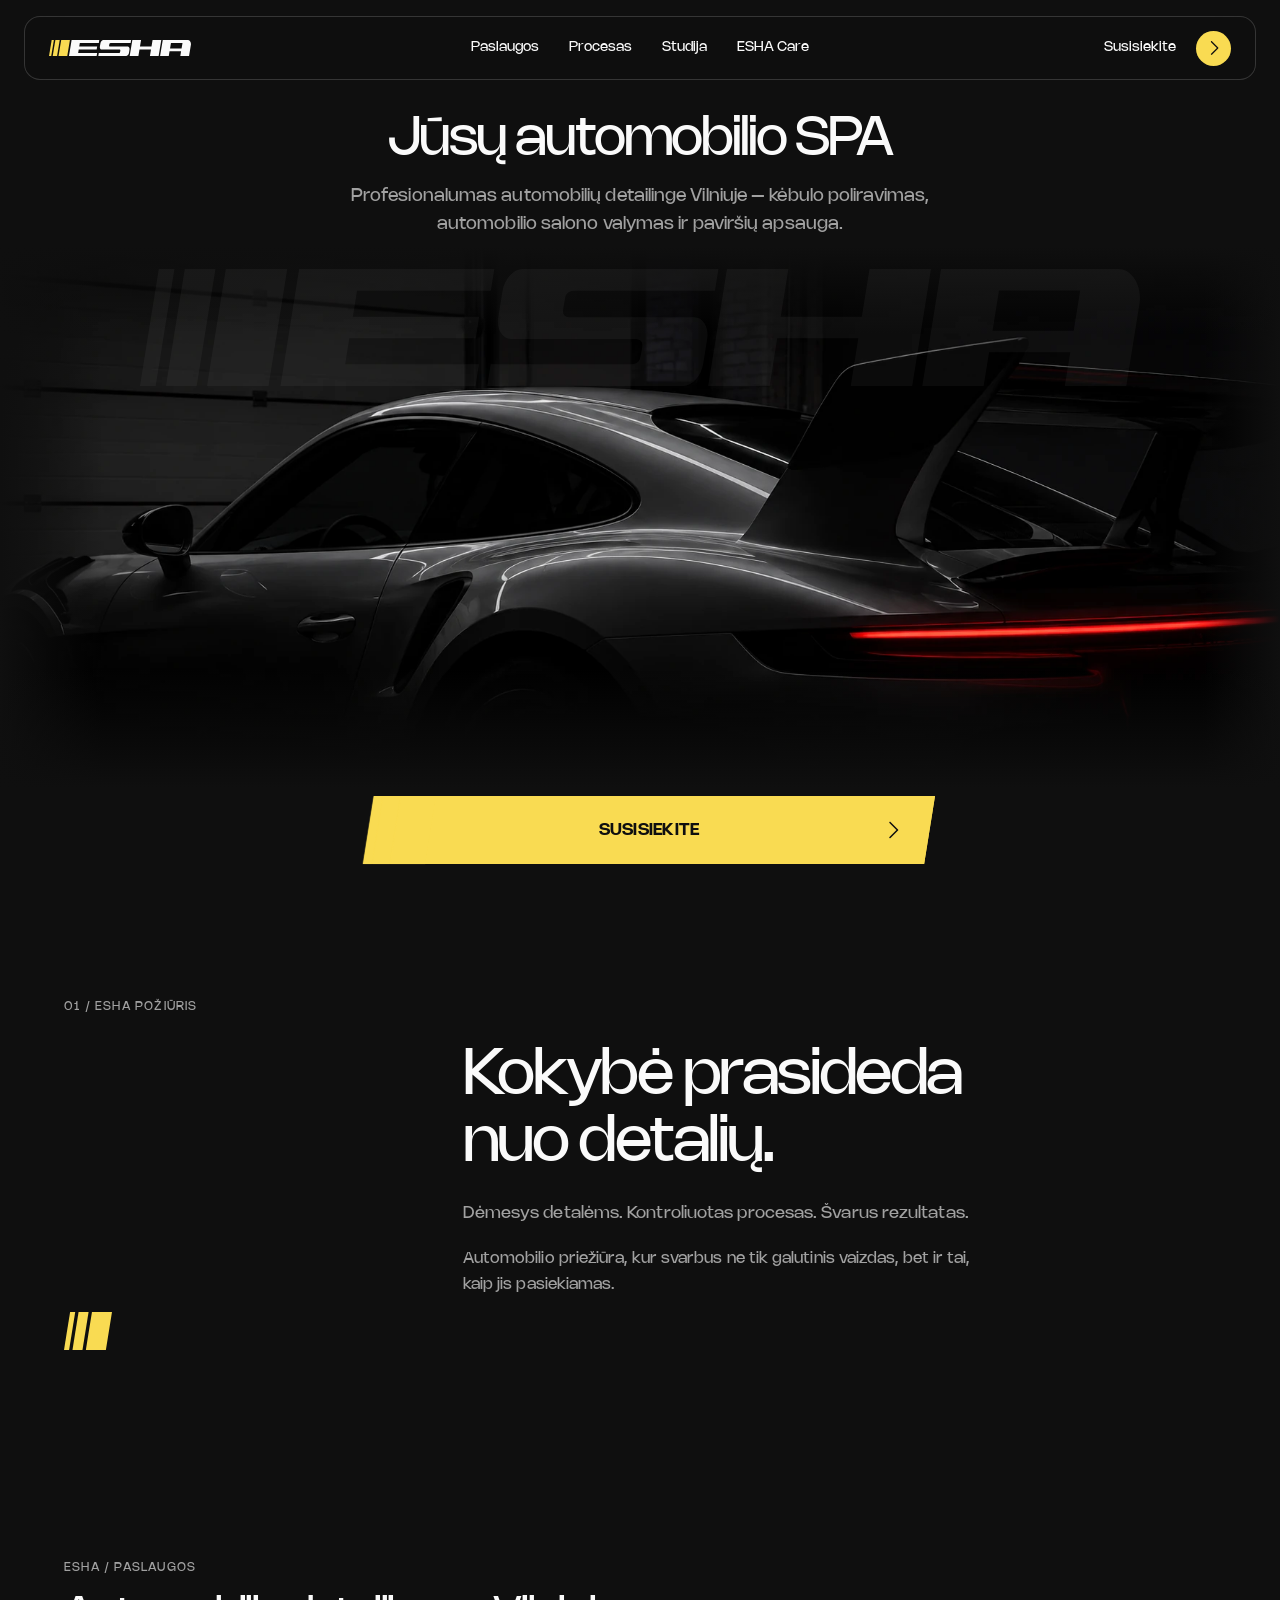
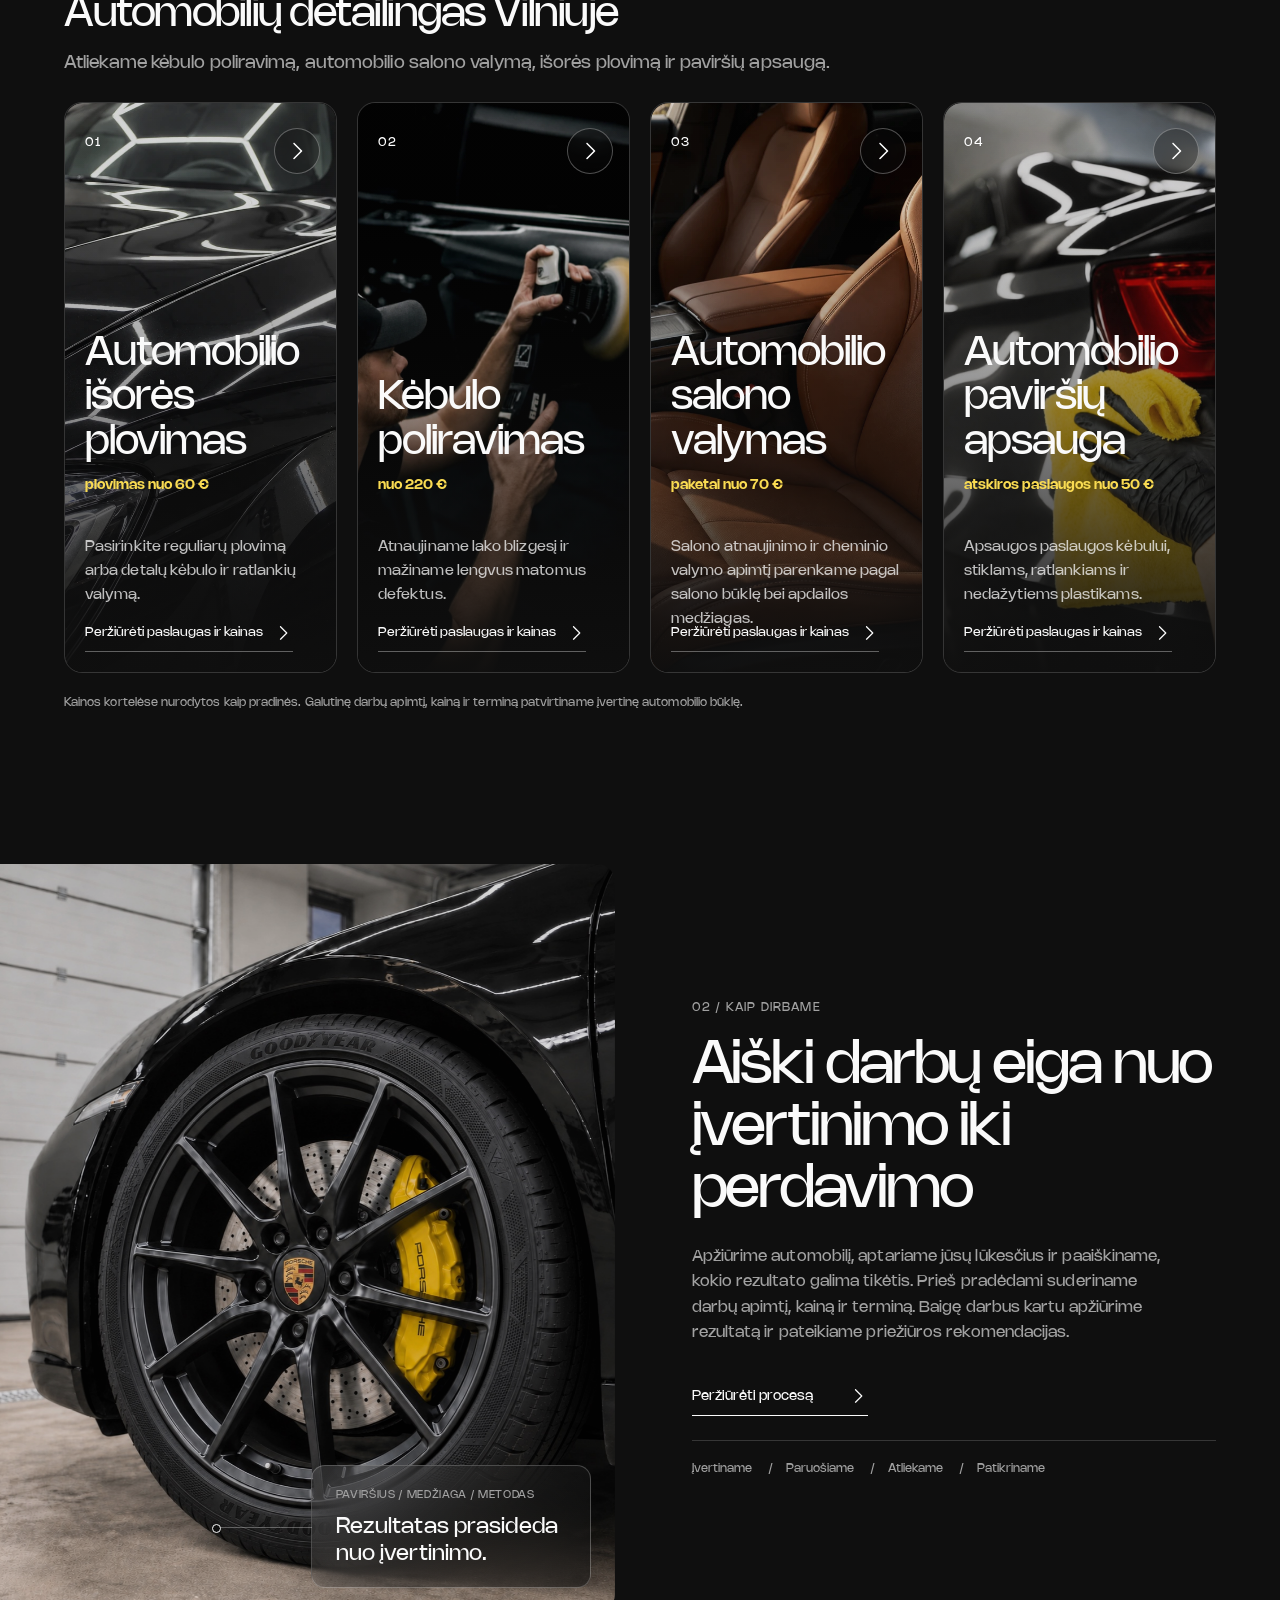
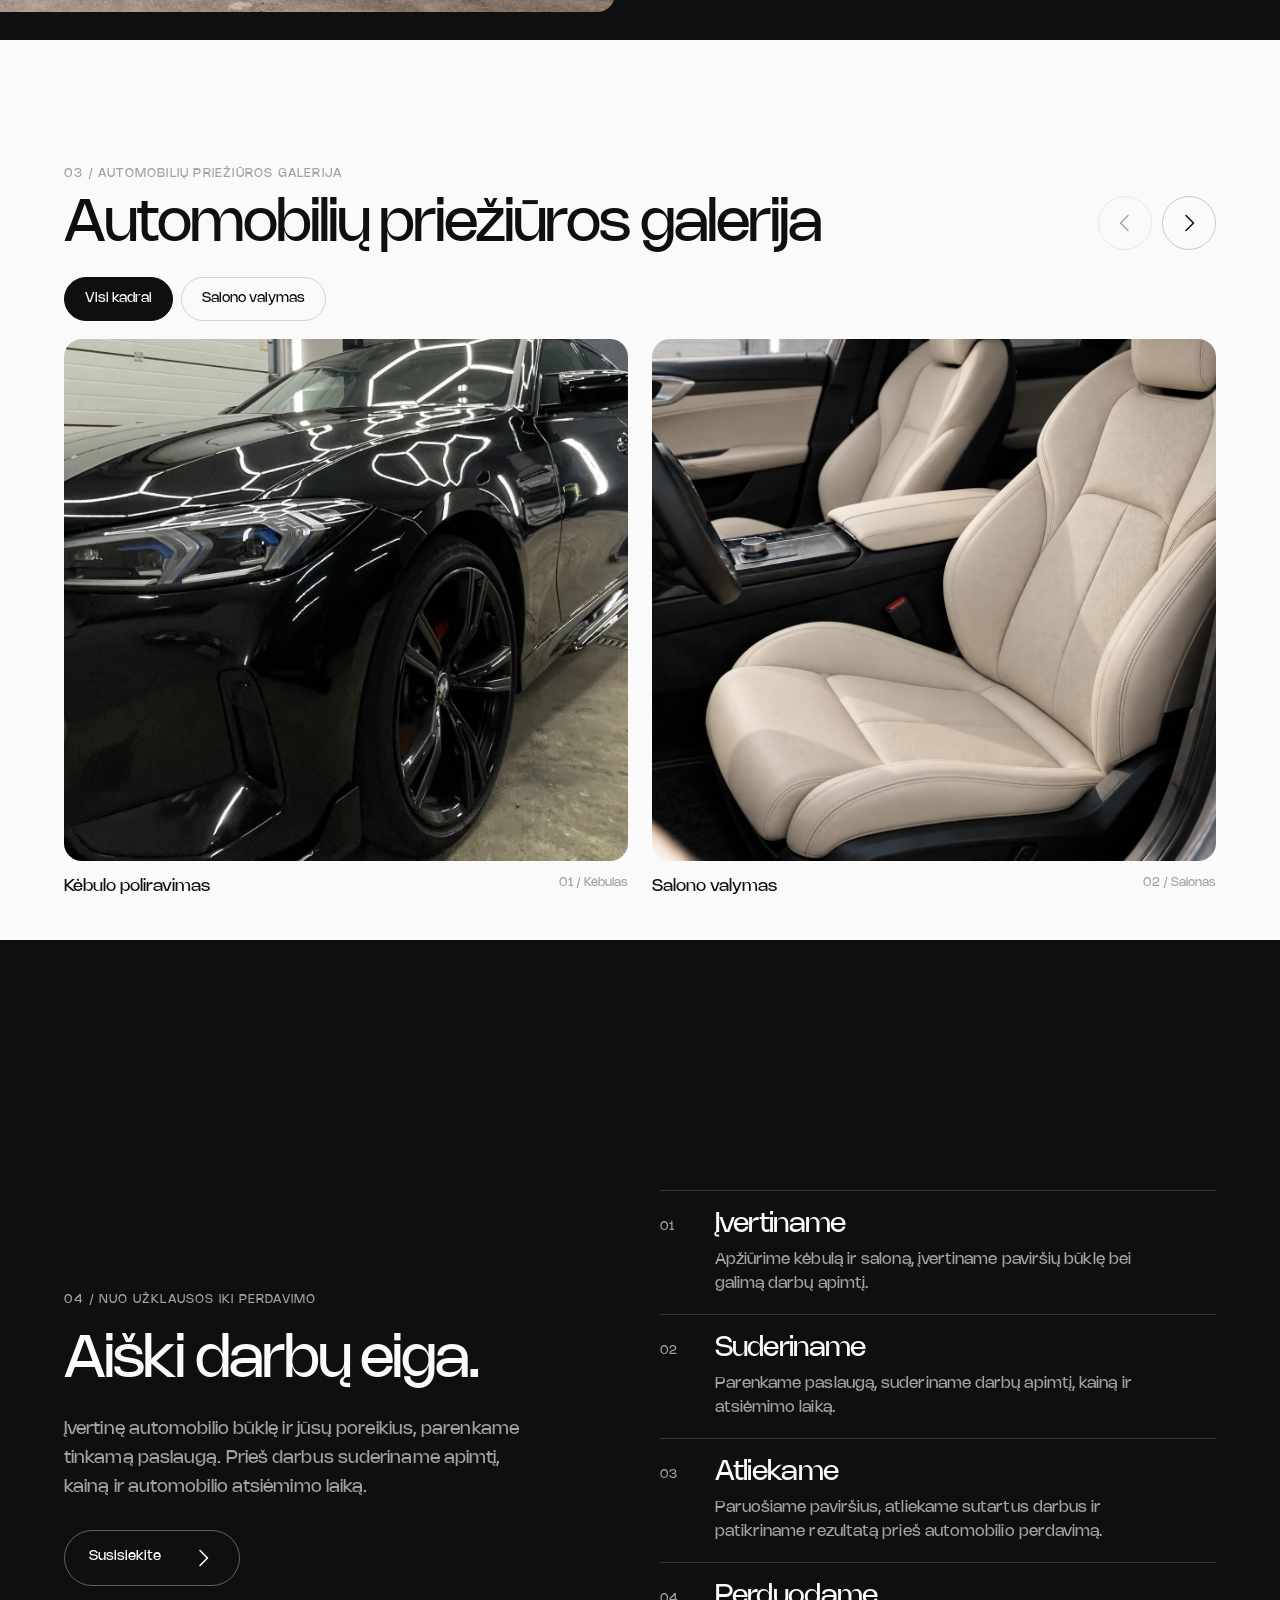
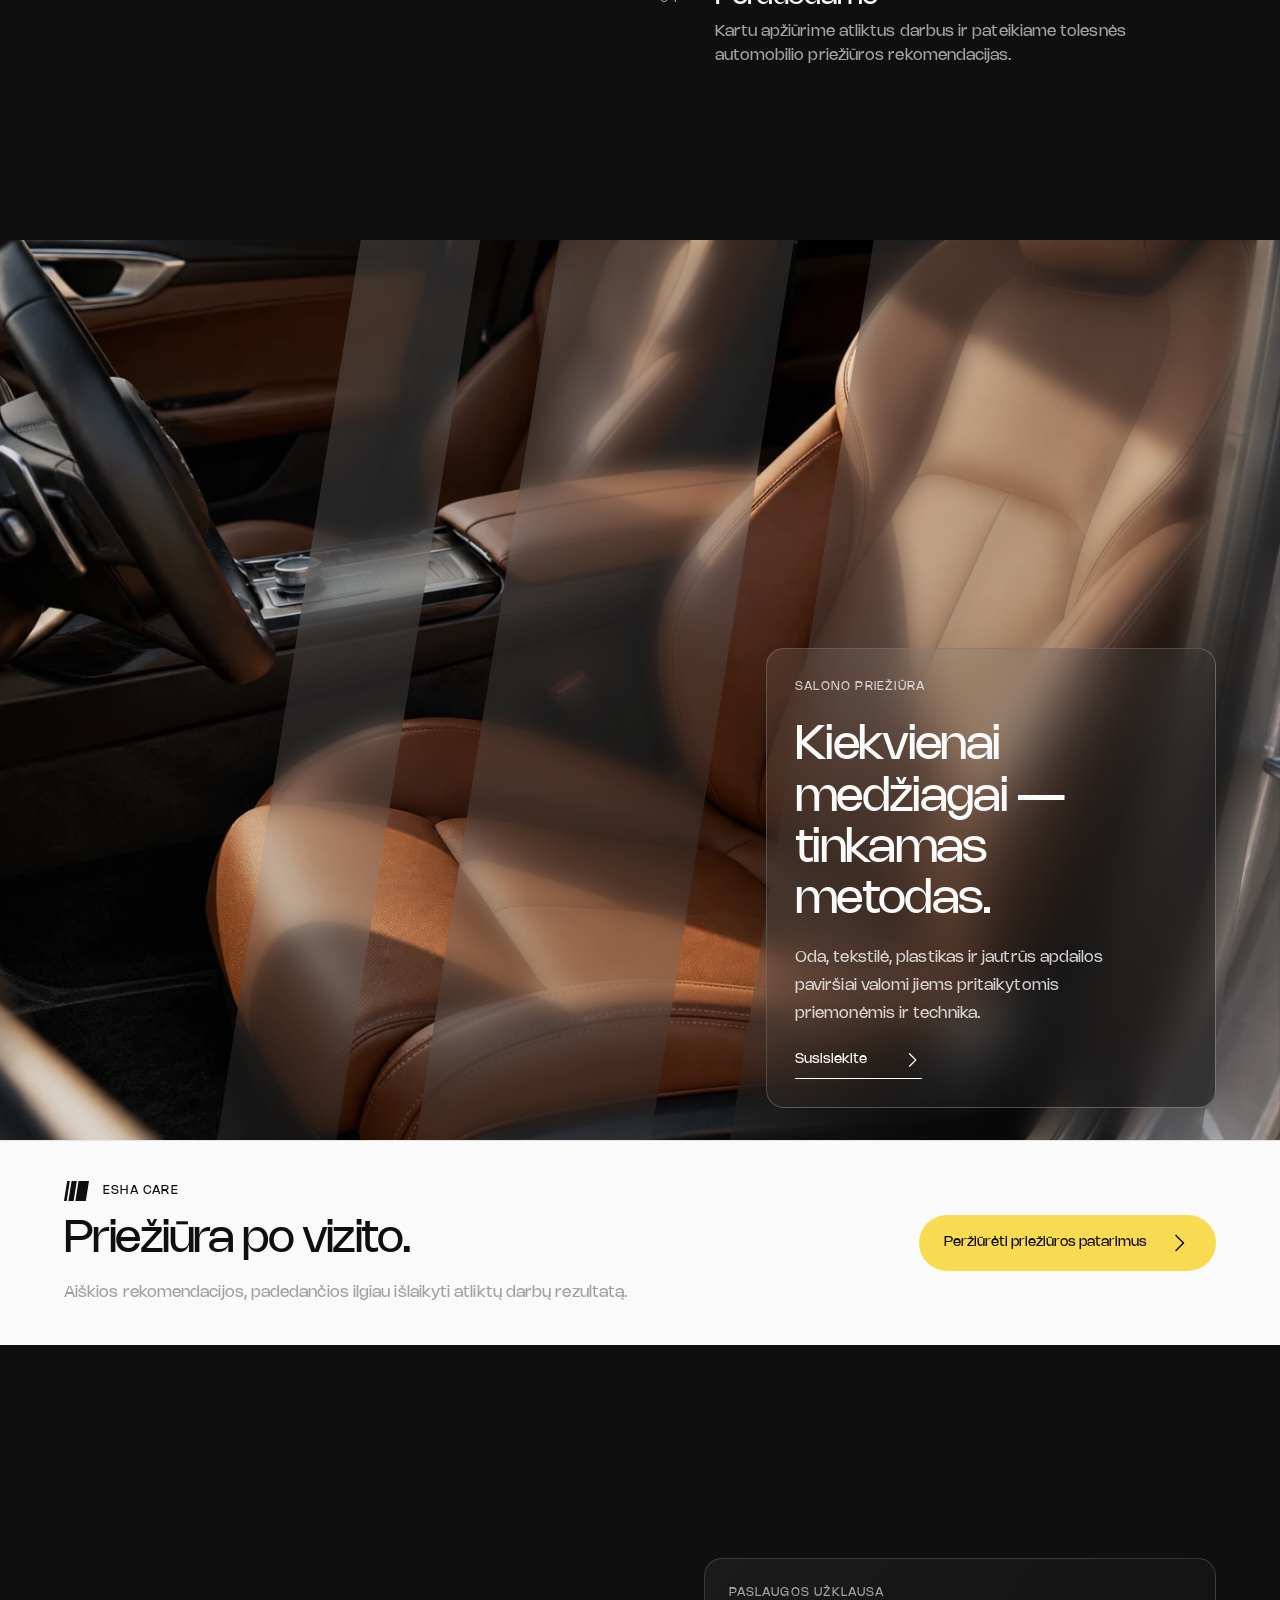
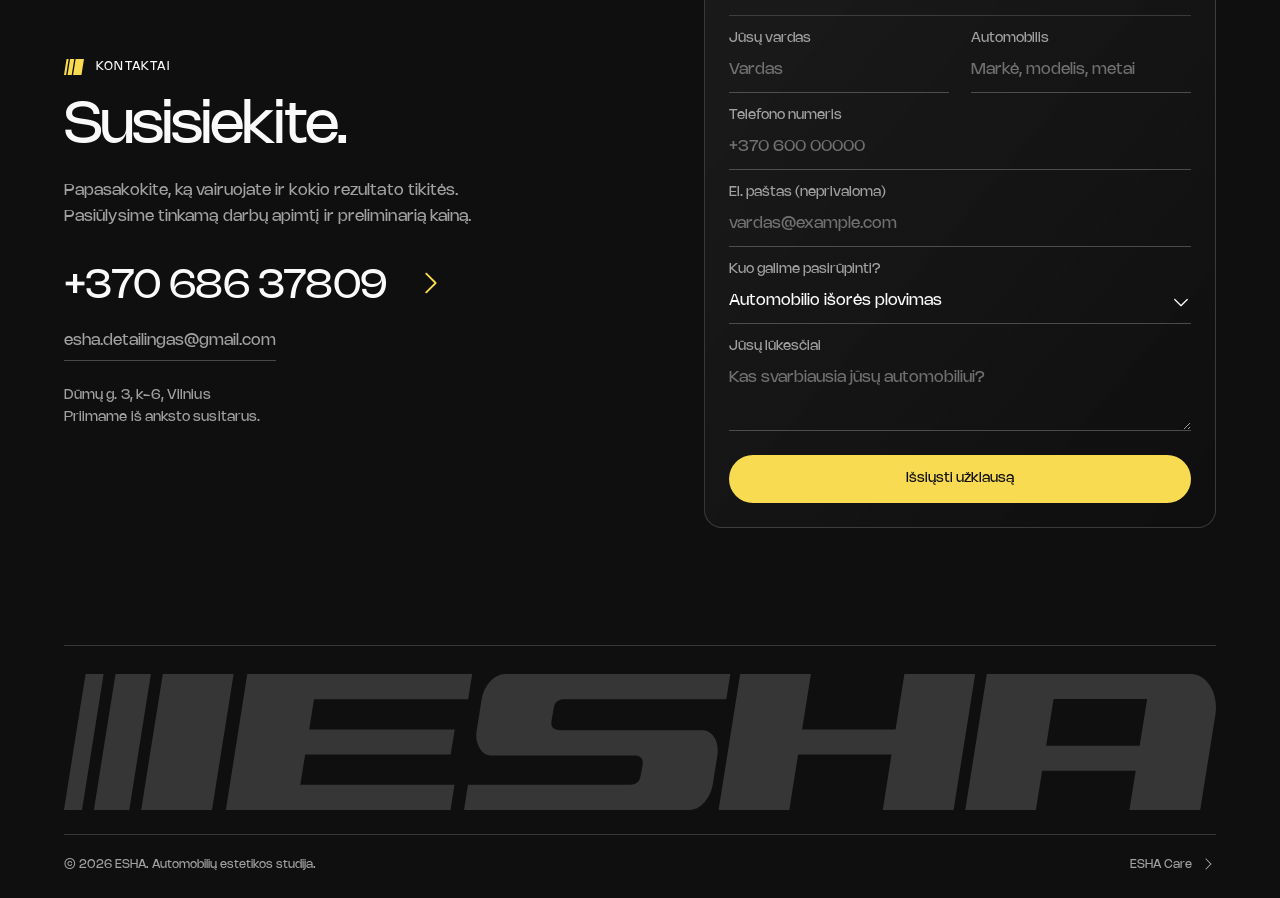
<file: index.html>
<!doctype html>
<html lang="lt">
<head>
  <meta charset="utf-8">
  <meta name="viewport" content="width=device-width, initial-scale=1">
  <title>ESHA | Automobilių estetikos studija Vilniuje</title>
  <meta name="description" content="Kėbulo poliravimas, salono priežiūra, išorės valymas ir paviršių apsauga Vilniuje. Darbų apimtį parenkame pagal automobilio būklę ir jūsų lūkesčius.">
  <link rel="canonical" href="https://esha.lt/">
  <script type="application/ld+json">
  {
    "@context": "https://schema.org",
    "@type": "LocalBusiness",
    "@id": "https://esha.lt/#business",
    "name": "ESHA",
    "url": "https://esha.lt/",
    "logo": "https://esha.lt/assets/esha-logo-signature.svg",
    "image": "https://esha.lt/assets/esha-porsche-dark-hero.webp",
    "description": "Automobilių estetikos studija Vilniuje: kėbulo poliravimas, automobilio salono valymas, išorės plovimas ir paviršių apsauga. Klientus priimame iš anksto susitarus.",
    "telephone": "+37068637809",
    "email": "esha.detailingas@gmail.com",
    "address": {
      "@type": "PostalAddress",
      "streetAddress": "Dūmų g. 3, k-6",
      "addressLocality": "Vilnius",
      "addressCountry": "LT"
    },
    "areaServed": {
      "@type": "City",
      "name": "Vilnius"
    },
    "sameAs": ["https://www.instagram.com/esha.vilnius"],
    "hasOfferCatalog": {
      "@type": "OfferCatalog",
      "name": "Automobilių priežiūros paslaugos",
      "itemListElement": [
        {"@type": "Offer", "itemOffered": {"@type": "Service", "name": "Automobilio išorės plovimas", "areaServed": "Vilnius"}},
        {"@type": "Offer", "itemOffered": {"@type": "Service", "name": "Detalus išorės valymas", "areaServed": "Vilnius"}},
        {"@type": "Offer", "itemOffered": {"@type": "Service", "name": "Kėbulo poliravimas", "areaServed": "Vilnius"}},
        {"@type": "Offer", "itemOffered": {"@type": "Service", "name": "Automobilio salono valymas", "areaServed": "Vilnius"}},
        {"@type": "Offer", "itemOffered": {"@type": "Service", "name": "Automobilio paviršių apsauga", "areaServed": "Vilnius"}}
      ]
    }
  }
  </script>
  <meta name="theme-color" content="#0f0f0f">
  <link rel="icon" href="assets/esha-favicon.svg" type="image/svg+xml">
  <link rel="preload" href="assets/Nohemi-Regular.woff2" as="font" type="font/woff2" crossorigin>
  <link rel="stylesheet" href="style.css">
  <link rel="stylesheet" href="edition.css">
  <link rel="stylesheet" href="brand.css?v=20261109-frosted-glass">
  <link rel="stylesheet" href="viewport.css">
  <link rel="stylesheet" href="icons.css">
  <link rel="stylesheet" href="hero.css?v=20261109-hero-restore">
  <link rel="stylesheet" href="gallery.css?v=a3451aaa7574">
  <link rel="stylesheet" href="updates.css?v=20261108-contact-link-hover">
</head>
<body>
<header class="header" id="header">
  <a class="logo" href="#pradzia" aria-label="ESHA — pradžia"><img src="assets/esha-logo-signature.svg" width="981" height="115" alt="ESHA"></a>
  <nav class="nav" aria-label="Pagrindinė navigacija"><a href="#paslaugos">Paslaugos</a><a href="#procesas">Procesas</a><a href="#kontaktai">Studija</a><a href="care.html">ESHA Care</a></nav>
  <a class="header-contact" href="#kontaktai">Susisiekite <span aria-hidden="true"><svg class="brand-icon" width="24" height="24" viewBox="0 0 24 24" aria-hidden="true" focusable="false"><path transform="matrix(1.6 0 0 -1.6 8.254087200 20.250464000)" d="M 5.488152 4.824870 L 0.800651 0.137369 C 0.757100 0.093818 0.705396 0.059271 0.648493 0.035701 C 0.591590 0.012132 0.530602 -0.000001 0.469011 -0.000001 C 0.407419 -0.000001 0.346431 0.012132 0.289528 0.035701 C 0.232625 0.059271 0.180921 0.093818 0.137370 0.137369 C 0.093818 0.180922 0.059271 0.232625 0.035701 0.289528 C 0.012131 0.346431 -0.000000 0.407419 0.000000 0.469010 C -0.000000 0.530602 0.012131 0.591590 0.035701 0.648493 C 0.059271 0.705396 0.093818 0.757099 0.137370 0.800652 L 4.493815 5.156510 L 0.137370 9.512369 C 0.049413 9.600327 -0.000000 9.719621 0.000000 9.844010 C 0.000000 9.968399 0.049413 10.087694 0.137370 10.175651 C 0.225326 10.263607 0.344621 10.313021 0.469011 10.313021 C 0.593400 10.313021 0.712695 10.263607 0.800651 10.175651 L 5.488152 5.488151 C 5.531734 5.444617 5.566309 5.392919 5.589899 5.336014 C 5.613488 5.279109 5.625629 5.218112 5.625629 5.156510 C 5.625629 5.094909 5.613488 5.033913 5.589899 4.977007 C 5.566309 4.920102 5.531734 4.868404 5.488152 4.824870 Z"/></svg></span></a>
  <button class="menu-toggle" aria-label="Atidaryti meniu" aria-expanded="false" aria-controls="mobile-menu">Meniu</button>
</header>
<nav class="mobile-menu" id="mobile-menu" aria-label="Mobilioji navigacija" hidden><a href="#paslaugos">Paslaugos</a><a href="#procesas">Procesas</a><a href="#kontaktai">Studija</a><a href="care.html">ESHA Care</a><a class="button button-yellow" href="#kontaktai">Susisiekite</a></nav>
<main>
  <section class="hero hero-refined" id="pradzia" aria-labelledby="hero-title">
    <div class="hero-headline"><h1 id="hero-title">Jūsų automobilio SPA</h1><p class="hero-intro">Profesionalumas automobilių detailinge Vilniuje – kėbulo poliravimas, automobilio salono valymas ir paviršių apsauga.</p></div>
    <figure class="hero-studio-frame">
      <img class="hero-studio-photo" src="assets/esha-porsche-dark-hero.webp" alt="Porsche stogo, galinio sparno ir žibinto kontūrai pritemdytoje ESHA studijoje" width="1774" height="887" fetchpriority="high">
      <img class="hero-wordmark" src="assets/esha-logo.svg" alt="" aria-hidden="true" width="981" height="115">
    </figure>
    <div class="hero-action">
      <a class="esha-cta" href="#kontaktai" aria-label="Susisiekite">
        <span class="cta-solid" aria-hidden="true"></span>
        <svg class="cta-stripes" viewBox="0 0 144.45 115.33" aria-hidden="true" focusable="false">
          <g class="cta-arrival cta-arrival-1"><path class="cta-stripe cta-stripe-1" d="M15.32,115.33L33.74,0h-15.32L7.43,68.29,0,115.33h15.32Z"/></g>
          <g class="cta-arrival cta-arrival-2"><path class="cta-stripe cta-stripe-2" d="M55.58,115.33L73.99,0h-30.09l-10.98,68.29-7.43,47.04h30.09Z"/></g>
          <g class="cta-arrival cta-arrival-3"><path class="cta-stripe cta-stripe-3" d="M126.03,115.33L144.45,0h-60.27l-10.98,68.29-7.43,47.04h60.27Z"/></g>
        </svg>
        <span class="cta-panel" aria-hidden="true"></span>
        <span class="cta-content">
          <span class="cta-label">Susisiekite</span>
          <svg class="brand-icon" width="24" height="24" viewBox="0 0 24 24" aria-hidden="true" focusable="false"><use href="assets/esha-icons.svg#chevron-right"></use></svg>
        </span>
      </a>
    </div>
  </section>
  <section class="intro section" id="poziuris">
    <div class="intro-marker"><p class="eyebrow">01 / ESHA požiūris</p><img class="brand-symbol" src="assets/esha-symbol-yellow.svg" width="144" height="115" alt="" aria-hidden="true"></div>
    <div class="intro-statement reveal"><h2>Kokybė prasideda<br>nuo detalių.</h2><p class="lead">Dėmesys detalėms. Kontroliuotas procesas. Švarus rezultatas.</p><p class="intro-description">Automobilio priežiūra, kur svarbus ne tik galutinis vaizdas, bet ir tai, kaip jis pasiekiamas.</p></div>
  </section>
  <section class="services services-updated" id="paslaugos" aria-labelledby="services-title">
    <div class="services-intro reveal"><p class="eyebrow">ESHA / PASLAUGOS</p><h2 id="services-title">Automobilių detailingas Vilniuje</h2><p class="lead">Atliekame kėbulo poliravimą, automobilio salono valymą, išorės plovimą ir paviršių apsaugą.</p></div>
    <article class="service reveal">
      <button class="service-image" data-service="exterior" aria-label="Automobilio išorės plovimas — peržiūrėti paslaugas ir kainas"><img src="assets/mercedes-c-class-paint-macro.webp" width="1448" height="1086" loading="lazy" alt="Mercedes-Benz C klasės kėbulo detalė"><span class="image-number">01</span><span class="round-arrow" aria-hidden="true"><svg class="brand-icon" width="24" height="24" viewBox="0 0 24 24" aria-hidden="true" focusable="false"><path transform="matrix(1.6 0 0 -1.6 8.254087200 20.250464000)" d="M 5.488152 4.824870 L 0.800651 0.137369 C 0.757100 0.093818 0.705396 0.059271 0.648493 0.035701 C 0.591590 0.012132 0.530602 -0.000001 0.469011 -0.000001 C 0.407419 -0.000001 0.346431 0.012132 0.289528 0.035701 C 0.232625 0.059271 0.180921 0.093818 0.137370 0.137369 C 0.093818 0.180922 0.059271 0.232625 0.035701 0.289528 C 0.012131 0.346431 -0.000000 0.407419 0.000000 0.469010 C -0.000000 0.530602 0.012131 0.591590 0.035701 0.648493 C 0.059271 0.705396 0.093818 0.757099 0.137370 0.800652 L 4.493815 5.156510 L 0.137370 9.512369 C 0.049413 9.600327 -0.000000 9.719621 0.000000 9.844010 C 0.000000 9.968399 0.049413 10.087694 0.137370 10.175651 C 0.225326 10.263607 0.344621 10.313021 0.469011 10.313021 C 0.593400 10.313021 0.712695 10.263607 0.800651 10.175651 L 5.488152 5.488151 C 5.531734 5.444617 5.566309 5.392919 5.589899 5.336014 C 5.613488 5.279109 5.625629 5.218112 5.625629 5.156510 C 5.625629 5.094909 5.613488 5.033913 5.589899 4.977007 C 5.566309 4.920102 5.531734 4.868404 5.488152 4.824870 Z"/></svg></span></button>
      <div class="service-copy"><div class="service-heading"><h3>Automobilio išorės plovimas</h3><span>plovimas nuo 60 €</span></div><p>Pasirinkite reguliarų plovimą arba detalų kėbulo ir ratlankių valymą.</p><button class="text-link" data-service="exterior">Peržiūrėti paslaugas ir kainas <span aria-hidden="true"><svg class="brand-icon" width="24" height="24" viewBox="0 0 24 24" aria-hidden="true" focusable="false"><use href="assets/esha-icons.svg#chevron-right"></use></svg></span></button></div>
    </article>
    <article class="service reveal">
      <button class="service-image" data-service="polish" aria-label="Kėbulo poliravimas — peržiūrėti paslaugas ir kainas"><img src="assets/esha-evaldas-polishing.webp" width="1008" height="1344" loading="lazy" alt="Koncepcinis AI vizualas: ESHA įkūrėjas Evaldas poliruoja automobilio kėbulą"><span class="image-number">02</span><span class="round-arrow" aria-hidden="true"><svg class="brand-icon" width="24" height="24" viewBox="0 0 24 24" aria-hidden="true" focusable="false"><path transform="matrix(1.6 0 0 -1.6 8.254087200 20.250464000)" d="M 5.488152 4.824870 L 0.800651 0.137369 C 0.757100 0.093818 0.705396 0.059271 0.648493 0.035701 C 0.591590 0.012132 0.530602 -0.000001 0.469011 -0.000001 C 0.407419 -0.000001 0.346431 0.012132 0.289528 0.035701 C 0.232625 0.059271 0.180921 0.093818 0.137370 0.137369 C 0.093818 0.180922 0.059271 0.232625 0.035701 0.289528 C 0.012131 0.346431 -0.000000 0.407419 0.000000 0.469010 C -0.000000 0.530602 0.012131 0.591590 0.035701 0.648493 C 0.059271 0.705396 0.093818 0.757099 0.137370 0.800652 L 4.493815 5.156510 L 0.137370 9.512369 C 0.049413 9.600327 -0.000000 9.719621 0.000000 9.844010 C 0.000000 9.968399 0.049413 10.087694 0.137370 10.175651 C 0.225326 10.263607 0.344621 10.313021 0.469011 10.313021 C 0.593400 10.313021 0.712695 10.263607 0.800651 10.175651 L 5.488152 5.488151 C 5.531734 5.444617 5.566309 5.392919 5.589899 5.336014 C 5.613488 5.279109 5.625629 5.218112 5.625629 5.156510 C 5.625629 5.094909 5.613488 5.033913 5.589899 4.977007 C 5.566309 4.920102 5.531734 4.868404 5.488152 4.824870 Z"/></svg></span></button>
      <div class="service-copy"><div class="service-heading"><h3>Kėbulo poliravimas</h3><span>nuo 220 €</span></div><p>Atnaujiname lako blizgesį ir mažiname lengvus matomus defektus.</p><button class="text-link" data-service="polish">Peržiūrėti paslaugas ir kainas <span aria-hidden="true"><svg class="brand-icon" width="24" height="24" viewBox="0 0 24 24" aria-hidden="true" focusable="false"><use href="assets/esha-icons.svg#chevron-right"></use></svg></span></button></div>
    </article>
    <article class="service reveal">
      <button class="service-image" data-service="interior" aria-label="Automobilio salono valymas — peržiūrėti paslaugas ir kainas"><img src="assets/cognac-interior.webp" width="1448" height="1086" loading="lazy" alt="Konjako spalvos automobilio odinis salonas"><span class="image-number">03</span><span class="round-arrow" aria-hidden="true"><svg class="brand-icon" width="24" height="24" viewBox="0 0 24 24" aria-hidden="true" focusable="false"><path transform="matrix(1.6 0 0 -1.6 8.254087200 20.250464000)" d="M 5.488152 4.824870 L 0.800651 0.137369 C 0.757100 0.093818 0.705396 0.059271 0.648493 0.035701 C 0.591590 0.012132 0.530602 -0.000001 0.469011 -0.000001 C 0.407419 -0.000001 0.346431 0.012132 0.289528 0.035701 C 0.232625 0.059271 0.180921 0.093818 0.137370 0.137369 C 0.093818 0.180922 0.059271 0.232625 0.035701 0.289528 C 0.012131 0.346431 -0.000000 0.407419 0.000000 0.469010 C -0.000000 0.530602 0.012131 0.591590 0.035701 0.648493 C 0.059271 0.705396 0.093818 0.757099 0.137370 0.800652 L 4.493815 5.156510 L 0.137370 9.512369 C 0.049413 9.600327 -0.000000 9.719621 0.000000 9.844010 C 0.000000 9.968399 0.049413 10.087694 0.137370 10.175651 C 0.225326 10.263607 0.344621 10.313021 0.469011 10.313021 C 0.593400 10.313021 0.712695 10.263607 0.800651 10.175651 L 5.488152 5.488151 C 5.531734 5.444617 5.566309 5.392919 5.589899 5.336014 C 5.613488 5.279109 5.625629 5.218112 5.625629 5.156510 C 5.625629 5.094909 5.613488 5.033913 5.589899 4.977007 C 5.566309 4.920102 5.531734 4.868404 5.488152 4.824870 Z"/></svg></span></button>
      <div class="service-copy"><div class="service-heading"><h3>Automobilio salono valymas</h3><span>paketai nuo 70 €</span></div><p>Salono atnaujinimo ir cheminio valymo apimtį parenkame pagal salono būklę bei apdailos medžiagas.</p><button class="text-link" data-service="interior">Peržiūrėti paslaugas ir kainas <span aria-hidden="true"><svg class="brand-icon" width="24" height="24" viewBox="0 0 24 24" aria-hidden="true" focusable="false"><use href="assets/esha-icons.svg#chevron-right"></use></svg></span></button></div>
    </article>
    <article class="service reveal">
      <button class="service-image" data-service="protection" aria-label="Automobilio paviršių apsauga — peržiūrėti paslaugas ir kainas"><img src="assets/esha-surface-protection-yellow-cloth-angle-preserved.webp" width="1024" height="1536" loading="lazy" alt="Koncepcinis DI vaizdas: geltona šluoste valomas juodas automobilio kėbulas."><span class="image-number">04</span><span class="round-arrow" aria-hidden="true"><svg class="brand-icon" width="24" height="24" viewBox="0 0 24 24" aria-hidden="true" focusable="false"><path transform="matrix(1.6 0 0 -1.6 8.254087200 20.250464000)" d="M 5.488152 4.824870 L 0.800651 0.137369 C 0.757100 0.093818 0.705396 0.059271 0.648493 0.035701 C 0.591590 0.012132 0.530602 -0.000001 0.469011 -0.000001 C 0.407419 -0.000001 0.346431 0.012132 0.289528 0.035701 C 0.232625 0.059271 0.180921 0.093818 0.137370 0.137369 C 0.093818 0.180922 0.059271 0.232625 0.035701 0.289528 C 0.012131 0.346431 -0.000000 0.407419 0.000000 0.469010 C -0.000000 0.530602 0.012131 0.591590 0.035701 0.648493 C 0.059271 0.705396 0.093818 0.757099 0.137370 0.800652 L 4.493815 5.156510 L 0.137370 9.512369 C 0.049413 9.600327 -0.000000 9.719621 0.000000 9.844010 C 0.000000 9.968399 0.049413 10.087694 0.137370 10.175651 C 0.225326 10.263607 0.344621 10.313021 0.469011 10.313021 C 0.593400 10.313021 0.712695 10.263607 0.800651 10.175651 L 5.488152 5.488151 C 5.531734 5.444617 5.566309 5.392919 5.589899 5.336014 C 5.613488 5.279109 5.625629 5.218112 5.625629 5.156510 C 5.625629 5.094909 5.613488 5.033913 5.589899 4.977007 C 5.566309 4.920102 5.531734 4.868404 5.488152 4.824870 Z"/></svg></span></button>
      <div class="service-copy"><div class="service-heading"><h3>Automobilio paviršių apsauga</h3><span>atskiros paslaugos nuo 50 €</span></div><p>Apsaugos paslaugos kėbului, stiklams, ratlankiams ir nedažytiems plastikams.</p><button class="text-link" data-service="protection">Peržiūrėti paslaugas ir kainas <span aria-hidden="true"><svg class="brand-icon" width="24" height="24" viewBox="0 0 24 24" aria-hidden="true" focusable="false"><use href="assets/esha-icons.svg#chevron-right"></use></svg></span></button></div>
    </article>
    <p class="price-note">Kainos kortelėse nurodytos kaip pradinės. Galutinę darbų apimtį, kainą ir terminą patvirtiname įvertinę automobilio būklę.</p>
  </section>
  <section class="detail-story section" id="detales">
    <div class="detail-visual reveal"><img class="porsche-studio-wheel" src="assets/porsche-wheel-esha-goodyear-tire-corrected-20261108.jpg" width="1122" height="1402" loading="lazy" alt="Porsche ratlankis ESHA studijos aplinkoje" data-parallax="22"><div class="detail-callout glass"><span class="callout-line" aria-hidden="true"></span><span class="eyebrow">PAVIRŠIUS / MEDŽIAGA / METODAS</span><p>Rezultatas prasideda nuo įvertinimo.</p></div></div>
    <div class="detail-copy reveal"><p class="eyebrow">02 / KAIP DIRBAME</p><h2>Aiški darbų eiga nuo įvertinimo iki perdavimo</h2><p>Apžiūrime automobilį, aptariame jūsų lūkesčius ir paaiškiname, kokio rezultato galima tikėtis. Prieš pradėdami suderiname darbų apimtį, kainą ir terminą. Baigę darbus kartu apžiūrime rezultatą ir pateikiame priežiūros rekomendacijas.</p><a class="text-link" href="#procesas">Peržiūrėti procesą <span aria-hidden="true"><svg class="brand-icon" width="24" height="24" viewBox="0 0 24 24" aria-hidden="true" focusable="false"><use href="assets/esha-icons.svg#chevron-right"></use></svg></span></a><div class="detail-line"><span>Įvertiname</span><span>Paruošiame</span><span>Atliekame</span><span>Patikriname</span></div></div>
  </section>
  <section class="gallery-section section" id="galerija" aria-labelledby="gallery-title">
    <div class="section-top reveal"><div><p class="eyebrow">03 / AUTOMOBILIŲ PRIEŽIŪROS GALERIJA</p><h2 id="gallery-title">Automobilių priežiūros galerija</h2></div><div class="gallery-controls"><button class="circle-button" id="gallery-prev" aria-label="Ankstesnė fotografija"><svg class="brand-icon" width="24" height="24" viewBox="0 0 24 24" aria-hidden="true" focusable="false"><path transform="matrix(1.6 0 0 -1.6 6.752524000 20.250464000)" d="M 5.488260 0.800652 C 5.531811 0.757099 5.566358 0.705396 5.589928 0.648493 C 5.613498 0.591590 5.625630 0.530602 5.625630 0.469010 C 5.625630 0.407419 5.613498 0.346431 5.589928 0.289528 C 5.566358 0.232625 5.531811 0.180922 5.488260 0.137369 C 5.444708 0.093818 5.393004 0.059271 5.336102 0.035701 C 5.279199 0.012132 5.218210 -0.000001 5.156619 -0.000001 C 5.095027 -0.000001 5.034039 0.012132 4.977136 0.035701 C 4.920233 0.059271 4.868530 0.093818 4.824978 0.137369 L 0.137478 4.824870 C 0.093895 4.868404 0.059321 4.920102 0.035731 4.977007 C 0.012142 5.033913 0.000000 5.094909 0.000000 5.156510 C 0.000000 5.218112 0.012142 5.279109 0.035731 5.336014 C 0.059321 5.392919 0.093895 5.444617 0.137478 5.488151 L 4.824978 10.175651 C 4.912934 10.263607 5.032229 10.313021 5.156619 10.313021 C 5.281008 10.313021 5.400303 10.263607 5.488260 10.175651 C 5.576216 10.087694 5.625630 9.968399 5.625630 9.844010 C 5.625630 9.719621 5.576216 9.600327 5.488260 9.512369 L 1.131814 5.156510 L 5.488260 0.800652 Z"/></svg></button><button class="circle-button" id="gallery-next" aria-label="Kita fotografija"><svg class="brand-icon" width="24" height="24" viewBox="0 0 24 24" aria-hidden="true" focusable="false"><path transform="matrix(1.6 0 0 -1.6 8.254087200 20.250464000)" d="M 5.488152 4.824870 L 0.800651 0.137369 C 0.757100 0.093818 0.705396 0.059271 0.648493 0.035701 C 0.591590 0.012132 0.530602 -0.000001 0.469011 -0.000001 C 0.407419 -0.000001 0.346431 0.012132 0.289528 0.035701 C 0.232625 0.059271 0.180921 0.093818 0.137370 0.137369 C 0.093818 0.180922 0.059271 0.232625 0.035701 0.289528 C 0.012131 0.346431 -0.000000 0.407419 0.000000 0.469010 C -0.000000 0.530602 0.012131 0.591590 0.035701 0.648493 C 0.059271 0.705396 0.093818 0.757099 0.137370 0.800652 L 4.493815 5.156510 L 0.137370 9.512369 C 0.049413 9.600327 -0.000000 9.719621 0.000000 9.844010 C 0.000000 9.968399 0.049413 10.087694 0.137370 10.175651 C 0.225326 10.263607 0.344621 10.313021 0.469011 10.313021 C 0.593400 10.313021 0.712695 10.263607 0.800651 10.175651 L 5.488152 5.488151 C 5.531734 5.444617 5.566309 5.392919 5.589899 5.336014 C 5.613488 5.279109 5.625629 5.218112 5.625629 5.156510 C 5.625629 5.094909 5.613488 5.033913 5.589899 4.977007 C 5.566309 4.920102 5.531734 4.868404 5.488152 4.824870 Z"/></svg></button></div></div>
    <div class="gallery-filters" role="group" aria-label="Galerijos tema">
      <button type="button" data-gallery-filter="all" aria-pressed="true" aria-controls="gallery-track">Visi kadrai</button>
      <button type="button" data-gallery-filter="interior" aria-pressed="false" aria-controls="gallery-track">Salono valymas</button>
    </div>
    <p class="gallery-status" id="gallery-status" aria-live="polite"></p>
    <div class="gallery-track" id="gallery-track" tabindex="0" aria-label="Fotografijų galerija. Galite slinkti į šoną.">
      <figure class="gallery-item"><button data-photo="assets/bmw-real-paint-detail.webp" aria-label="Padidinti kėbulo poliravimo nuotrauką"><img src="assets/bmw-real-paint-detail.webp" width="1600" height="1200" loading="lazy" alt="Juodo BMW priekinė dalis su žibintu ir blizgiu kėbulo paviršiumi."><span class="gallery-zoom" aria-hidden="true"><svg class="brand-icon" width="24" height="24" viewBox="0 0 24 24" aria-hidden="true" focusable="false"><use href="assets/esha-icons.svg#plus"></use></svg></span></button><figcaption><span>Kėbulo poliravimas</span><span>01 / Kėbulas</span></figcaption></figure>
      <figure class="gallery-item"><button data-photo="assets/cream-bmw-interior-closeup.webp" aria-label="Padidinti salono valymo nuotrauką"><img src="assets/cream-bmw-interior-closeup.webp" width="1448" height="1086" loading="lazy" alt="BMW 5 serijos automobilio kreminės odos sėdynė ir centrinė konsolė."><span class="gallery-zoom" aria-hidden="true"><svg class="brand-icon" width="24" height="24" viewBox="0 0 24 24" aria-hidden="true" focusable="false"><use href="assets/esha-icons.svg#plus"></use></svg></span></button><figcaption><span>Salono valymas</span><span>02 / Salonas</span></figcaption></figure>
      <figure class="gallery-item"><button data-photo="assets/porsche-wheel-esha-goodyear-tire-corrected-20261108.jpg" aria-label="Padidinti ratlankių valymo nuotrauką"><img class="porsche-studio-wheel" src="assets/porsche-wheel-esha-goodyear-tire-corrected-20261108.jpg" width="1122" height="1402" loading="lazy" alt="Juodas Porsche ratlankis su geltonu stabdžių suportu."><span class="gallery-zoom" aria-hidden="true"><svg class="brand-icon" width="24" height="24" viewBox="0 0 24 24" aria-hidden="true" focusable="false"><use href="assets/esha-icons.svg#plus"></use></svg></span></button><figcaption><span>Ratlankių valymas</span><span>03 / Ratlankiai</span></figcaption></figure>
      <figure class="gallery-item" data-gallery-category="interior"><button data-photo="assets/esha-dashboard-cleaning.webp" aria-label="Padidinti panelės valymo nuotrauką"><img src="assets/esha-dashboard-cleaning.webp" width="1448" height="1086" loading="lazy" alt="Koncepcinis vaizdas: minkštu šepetėliu valoma tamsi automobilio panelė."><span class="gallery-zoom" aria-hidden="true"><svg class="brand-icon" width="24" height="24" viewBox="0 0 24 24" aria-hidden="true" focusable="false"><use href="assets/esha-icons.svg#plus"></use></svg></span></button><figcaption><span>Panelės valymas</span><span>04 / Panelė</span></figcaption></figure>
      <figure class="gallery-item" data-gallery-category="interior"><button data-photo="assets/esha-seat-cleaning-press-perforation-full.png" aria-label="Padidinti salono valymo nuotrauką"><img src="assets/esha-seat-cleaning-press-perforation-full.png" width="1448" height="1086" loading="lazy" alt="Koncepcinis vaizdas: valoma kreminė odinė automobilio sėdynė."><span class="gallery-zoom" aria-hidden="true"><svg class="brand-icon" width="24" height="24" viewBox="0 0 24 24" aria-hidden="true" focusable="false"><use href="assets/esha-icons.svg#plus"></use></svg></span></button><figcaption><span>Salono valymas</span><span>05 / Sėdynė</span></figcaption></figure>
    </div>
  </section>
  <section class="process section" id="procesas">
    <div class="process-title reveal"><p class="eyebrow">04 / NUO UŽKLAUSOS IKI PERDAVIMO</p><h2>Aiški darbų eiga.</h2><p class="process-intro">Įvertinę automobilio būklę ir jūsų poreikius, parenkame tinkamą paslaugą. Prieš darbus suderiname apimtį, kainą ir automobilio atsiėmimo laiką.</p><a class="button button-outline" href="#kontaktai">Susisiekite <span aria-hidden="true"><svg class="brand-icon" width="24" height="24" viewBox="0 0 24 24" aria-hidden="true" focusable="false"><use href="assets/esha-icons.svg#chevron-right"></use></svg></span></a></div>
    <div class="process-steps"><div class="process-step reveal"><span>01</span><div><h3>Įvertiname</h3><p>Apžiūrime kėbulą ir saloną, įvertiname paviršių būklę bei galimą darbų apimtį.</p></div></div><div class="process-step reveal"><span>02</span><div><h3>Suderiname</h3><p>Parenkame paslaugą, suderiname darbų apimtį, kainą ir atsiėmimo laiką.</p></div></div><div class="process-step reveal"><span>03</span><div><h3>Atliekame</h3><p>Paruošiame paviršius, atliekame sutartus darbus ir patikriname rezultatą prieš automobilio perdavimą.</p></div></div><div class="process-step reveal"><span>04</span><div><h3>Perduodame</h3><p>Kartu apžiūrime atliktus darbus ir pateikiame tolesnės automobilio priežiūros rekomendacijas.</p></div></div></div>
  </section>
  <section class="interior-banner" aria-label="Automobilio salono valymas"><img src="assets/cognac-interior.webp" width="1448" height="1086" loading="lazy" alt="Šviesa krinta ant tvarkingo odinio automobilio salono" data-parallax="35"><div class="brand-glass" aria-hidden="true"></div><div class="banner-copy reveal glass"><p class="eyebrow">SALONO PRIEŽIŪRA</p><h2>Kiekvienai medžiagai — tinkamas metodas.</h2><p>Oda, tekstilė, plastikas ir jautrūs apdailos paviršiai valomi jiems pritaikytomis priemonėmis ir technika.</p><a class="text-link" href="#kontaktai" data-select="Automobilio salono valymas">Susisiekite <span aria-hidden="true"><svg class="brand-icon" width="24" height="24" viewBox="0 0 24 24" aria-hidden="true" focusable="false"><use href="assets/esha-icons.svg#chevron-right"></use></svg></span></a></div></section>
  <section class="care-strip"><div><p class="eyebrow care-signature"><img src="assets/esha-symbol-black.svg" width="144" height="115" alt="" aria-hidden="true">ESHA CARE</p><h2>Priežiūra po vizito.</h2><p>Aiškios rekomendacijos, padedančios ilgiau išlaikyti atliktų darbų rezultatą.</p></div><a class="button button-yellow" href="care.html">Peržiūrėti priežiūros patarimus <span aria-hidden="true"><svg class="brand-icon" width="24" height="24" viewBox="0 0 24 24" aria-hidden="true" focusable="false"><use href="assets/esha-icons.svg#chevron-right"></use></svg></span></a></section>
  <section class="contact section" id="kontaktai"><div class="contact-intro reveal"><p class="eyebrow"><img class="brand-tick" src="assets/esha-symbol-yellow.svg" width="144" height="115" alt="" aria-hidden="true"> KONTAKTAI</p><h2>Susisiekite.</h2><p>Papasakokite, ką vairuojate ir kokio rezultato tikitės. Pasiūlysime tinkamą darbų apimtį ir preliminarią kainą.</p><a class="phone-link" href="tel:+37068637809">+370 686 37809 <span aria-hidden="true"><svg class="brand-icon" width="24" height="24" viewBox="0 0 24 24" aria-hidden="true" focusable="false"><use href="assets/esha-icons.svg#chevron-right"></use></svg></span></a><a class="email-link" href="mailto:esha.detailingas@gmail.com">esha.detailingas@gmail.com</a><p class="contact-address"><a href="https://maps.app.goo.gl/RvoJNU25XuNJCAa56" target="_blank" rel="noopener noreferrer">Dūmų g. 3, k-6, Vilnius</a><br>Priimame iš anksto susitarus.</p></div><form class="contact-form reveal" id="contact-form" action="https://formsubmit.co/esha.detailingas@gmail.com" method="POST"><input type="hidden" name="_subject" value="ESHA paslaugos užklausa"><input type="hidden" name="_template" value="table"><input type="text" name="_honey" tabindex="-1" autocomplete="off" aria-hidden="true" style="display:none"><div class="form-heading">PASLAUGOS UŽKLAUSA</div><label for="name">Jūsų vardas<input id="name" name="name" autocomplete="given-name" placeholder="Vardas" required maxlength="80"></label><label for="car">Automobilis<input id="car" name="car" placeholder="Markė, modelis, metai" required maxlength="150"></label><label for="phone">Telefono numeris<input id="phone" name="phone" type="tel" autocomplete="tel" inputmode="tel" placeholder="+370 600 00000" required maxlength="32"></label><label for="email">El. paštas (neprivaloma)<input id="email" name="email" type="email" autocomplete="email" placeholder="vardas@example.com" maxlength="254"></label><label for="interest">Kuo galime pasirūpinti?<span class="select-field"><select id="interest" name="interest"><option>Automobilio išorės plovimas</option><option>Kėbulo poliravimas</option><option>Automobilio salono valymas</option><option>Automobilio paviršių apsauga</option><option>Padėkite išsirinkti</option></select><svg class="brand-icon" width="24" height="24" viewBox="0 0 24 24" aria-hidden="true" focusable="false"><use href="assets/esha-icons.svg#chevron-down"></use></svg></span></label><label for="message">Jūsų lūkesčiai<textarea id="message" name="message" rows="3" placeholder="Kas svarbiausia jūsų automobiliui?" maxlength="2000"></textarea></label><button class="button button-yellow" type="submit">Išsiųsti užklausą</button><p id="form-status" role="status"></p></form></section>
  <footer class="footer"><a class="footer-logo" href="#pradzia" aria-label="ESHA — grįžti į pradžią"><img src="assets/esha-logo.svg" width="981" height="115" alt="ESHA"></a><div class="footer-bottom"><span>© 2026 ESHA. Automobilių estetikos studija.</span><a href="care.html">ESHA Care <svg class="brand-icon" width="24" height="24" viewBox="0 0 24 24" aria-hidden="true" focusable="false"><use href="assets/esha-icons.svg#chevron-right"></use></svg></a></div></footer>
</main>
<dialog class="service-dialog" id="service-dialog" aria-labelledby="dialog-title"><button class="dialog-close" aria-label="Uždaryti paslaugą">Uždaryti</button><div class="service-dialog-scroll"><div class="service-dialog-content" tabindex="0" aria-label="Paslaugų sąrašas"><p class="eyebrow">ESHA / PASLAUGOS IR KAINOS</p><h2 id="dialog-title"></h2><p id="dialog-intro"></p><div id="dialog-options"></div><p class="dialog-note" id="dialog-note"></p><a class="text-link" id="dialog-gallery" href="#galerija" hidden>Salono valymo galerija <span aria-hidden="true"><svg class="brand-icon" width="24" height="24" viewBox="0 0 24 24" aria-hidden="true" focusable="false"><use href="assets/esha-icons.svg#chevron-right"></use></svg></span></a></div><div class="service-scroll-indicator" aria-hidden="true"><span class="service-scroll-thumb"></span></div></div><div class="service-dialog-footer"><a class="button button-yellow" id="dialog-contact" href="#kontaktai">Susisiekite <span aria-hidden="true"><svg class="brand-icon" width="24" height="24" viewBox="0 0 24 24" aria-hidden="true" focusable="false"><use href="assets/esha-icons.svg#chevron-right"></use></svg></span></a></div></dialog>
<dialog class="photo-dialog" id="photo-dialog" aria-label="Padidinta fotografija"><button class="dialog-close" aria-label="Uždaryti fotografiją">Uždaryti</button><img id="photo-full" alt=""></dialog>
<script src="app.js?v=20261108-gallery-no-captions"></script>
</body>
</html>
</file>
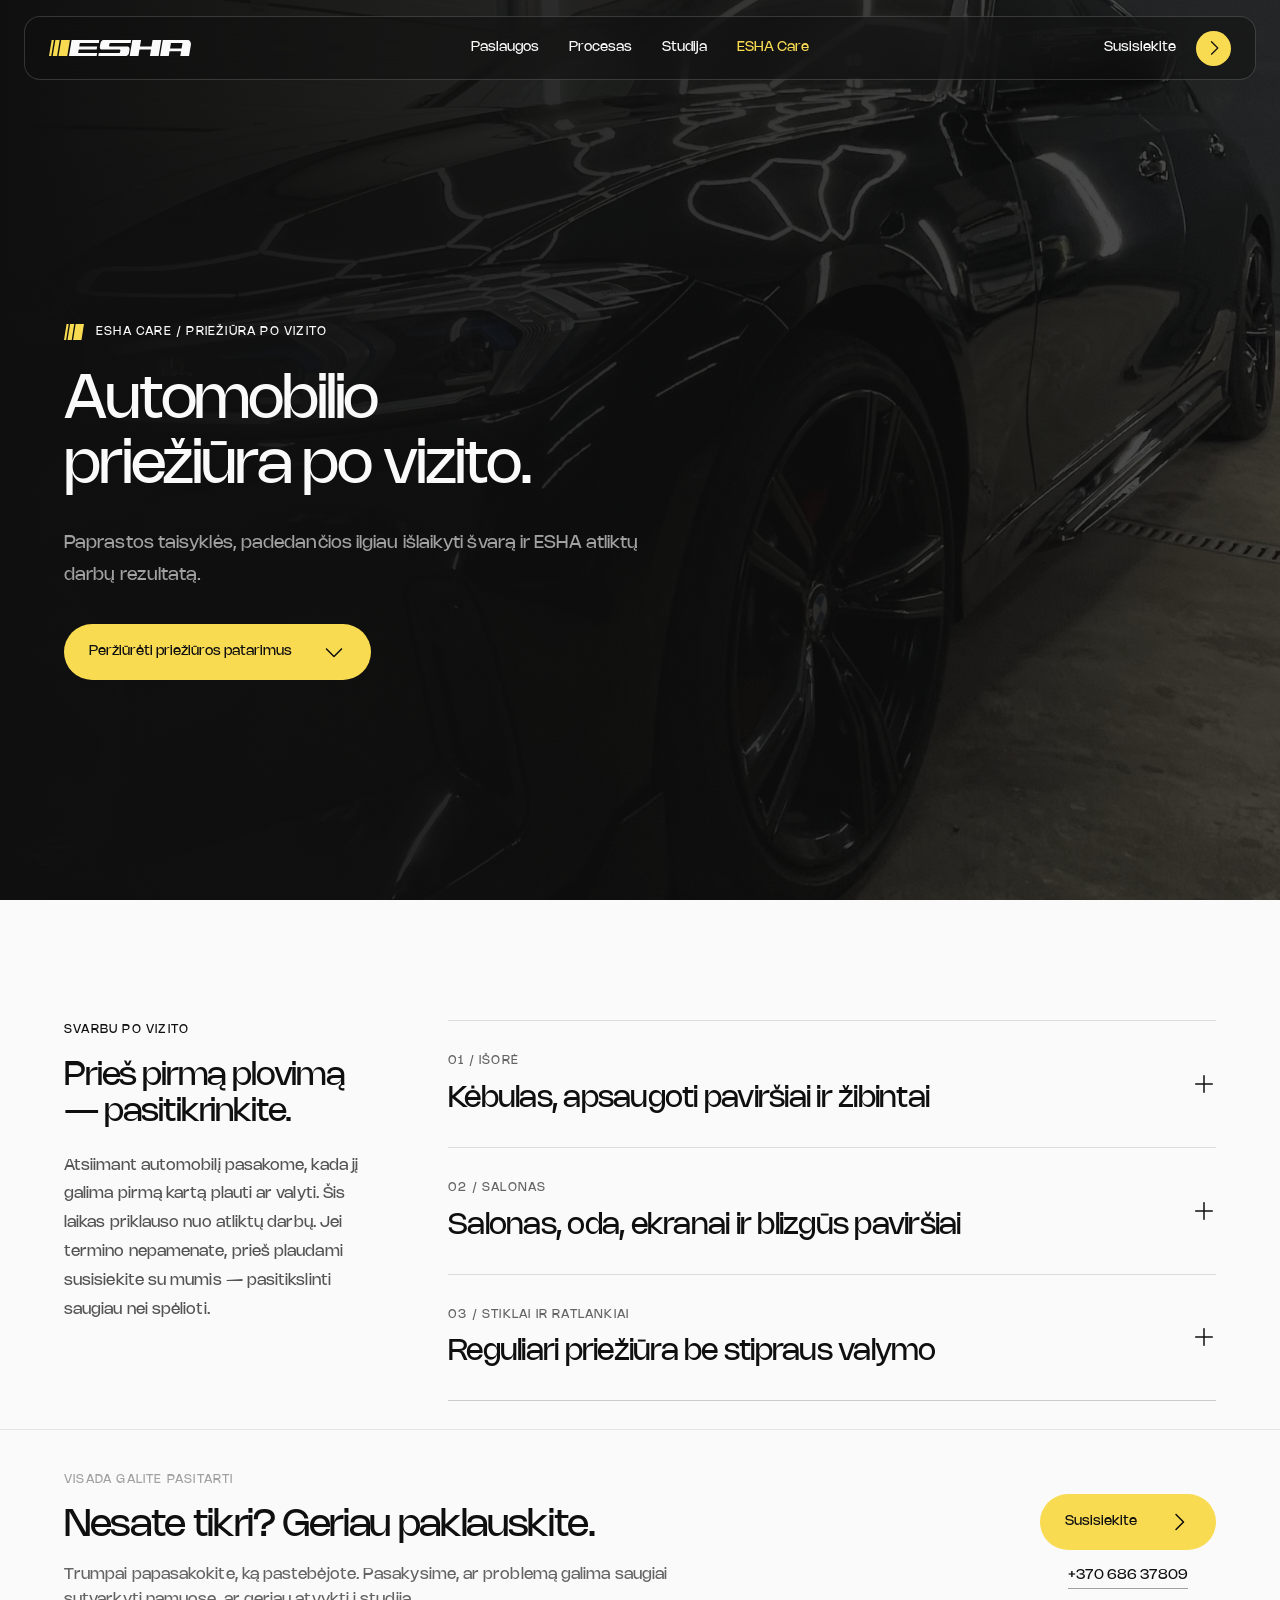
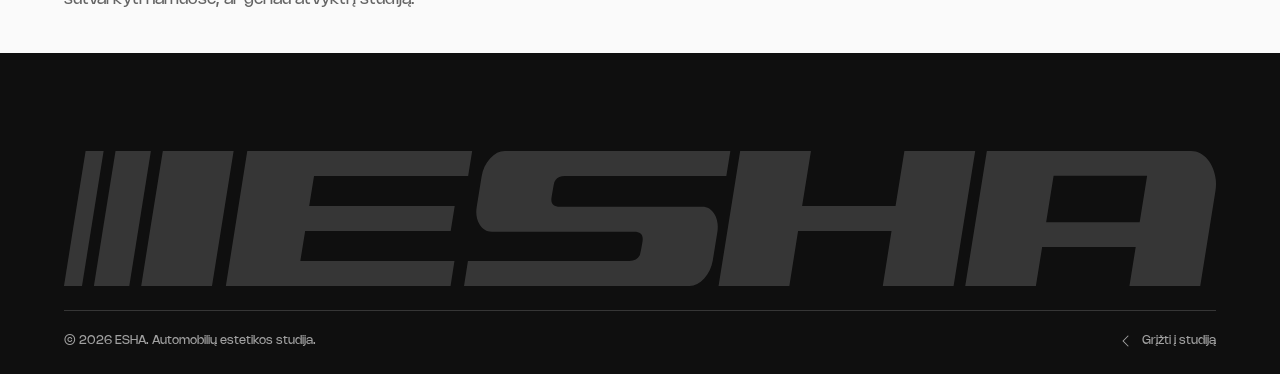
<file: care.html>
<!doctype html>
<html lang="lt">
<head>
  <meta charset="utf-8">
  <meta name="viewport" content="width=device-width, initial-scale=1">
  <title>ESHA Care | Automobilio priežiūra po vizito</title>
  <meta name="description" content="Paprasti automobilio išorės, salono, stiklų ir ratlankių priežiūros patarimai po apsilankymo ESHA studijoje.">
  <link rel="canonical" href="https://esha.lt/care.html">
  <meta name="theme-color" content="#0f0f0f">
  <link rel="icon" type="image/svg+xml" href="assets/esha-favicon.svg">
  <link rel="stylesheet" href="style.css">
  <link rel="stylesheet" href="edition.css">
  <link rel="stylesheet" href="brand.css?v=20261020-frosted-stripes">
  <link rel="stylesheet" href="viewport.css">
  <link rel="stylesheet" href="icons.css">
  <link rel="stylesheet" href="care-update.css?v=20261004-align">
</head>
<body class="care-page">
  <header class="header" id="header">
    <a class="logo" href="index.html#pradzia" aria-label="ESHA — pradžia"><img src="assets/esha-logo-signature.svg" width="981" height="115" alt="ESHA"></a>
    <nav class="nav" aria-label="Pagrindinė navigacija">
      <a href="index.html#paslaugos">Paslaugos</a>
      <a href="index.html#procesas">Procesas</a>
      <a href="index.html#kontaktai">Studija</a>
      <a href="care.html" aria-current="page">ESHA Care</a>
    </nav>
    <a class="header-contact" href="index.html#kontaktai">Susisiekite <span aria-hidden="true"><svg class="brand-icon " width="24" height="24" viewBox="0 0 24 24" aria-hidden="true" focusable="false"><path transform="matrix(1.6 0 0 -1.6 8.254087200 20.250464000)" d="M 5.488152 4.824870 L 0.800651 0.137369 C 0.757100 0.093818 0.705396 0.059271 0.648493 0.035701 C 0.591590 0.012132 0.530602 -0.000001 0.469011 -0.000001 C 0.407419 -0.000001 0.346431 0.012132 0.289528 0.035701 C 0.232625 0.059271 0.180921 0.093818 0.137370 0.137369 C 0.093818 0.180922 0.059271 0.232625 0.035701 0.289528 C 0.012131 0.346431 -0.000000 0.407419 0.000000 0.469010 C -0.000000 0.530602 0.012131 0.591590 0.035701 0.648493 C 0.059271 0.705396 0.093818 0.757099 0.137370 0.800652 L 4.493815 5.156510 L 0.137370 9.512369 C 0.049413 9.600327 -0.000000 9.719621 0.000000 9.844010 C 0.000000 9.968399 0.049413 10.087694 0.137370 10.175651 C 0.225326 10.263607 0.344621 10.313021 0.469011 10.313021 C 0.593400 10.313021 0.712695 10.263607 0.800651 10.175651 L 5.488152 5.488151 C 5.531734 5.444617 5.566309 5.392919 5.589899 5.336014 C 5.613488 5.279109 5.625629 5.218112 5.625629 5.156510 C 5.625629 5.094909 5.613488 5.033913 5.589899 4.977007 C 5.566309 4.920102 5.531734 4.868404 5.488152 4.824870 Z"/></svg></span></a>
    <button class="menu-toggle" aria-label="Atidaryti meniu" aria-expanded="false" aria-controls="mobile-menu">Meniu</button>
  </header>
  <nav class="mobile-menu" id="mobile-menu" aria-label="Mobilioji navigacija" hidden>
    <a href="index.html#paslaugos">Paslaugos</a>
      <a href="index.html#procesas">Procesas</a>
      <a href="index.html#kontaktai">Studija</a>
      <a href="care.html" aria-current="page">ESHA Care</a>
    <a class="button button-yellow mobile-contact" href="index.html#kontaktai">Susisiekite <span aria-hidden="true"><svg class="brand-icon " width="24" height="24" viewBox="0 0 24 24" aria-hidden="true" focusable="false"><use href="assets/esha-icons.svg#chevron-right"></use></svg></span></a>
  </nav>
  <main>
    <section class="care-hero" aria-labelledby="care-title">
      <img src="assets/bmw-real-paint-detail.webp" width="1600" height="1200" alt="Tikra BMW žibinto ir poliruoto kėbulo fotografija ESHA studijoje">
      <div>
        <p class="eyebrow"><img class="brand-tick" src="assets/esha-symbol-yellow.svg" width="144" height="115" alt="" aria-hidden="true"> ESHA CARE / PRIEŽIŪRA PO VIZITO</p>
        <h1 id="care-title">Automobilio priežiūra po vizito.</h1>
        <p>Paprastos taisyklės, padedančios ilgiau išlaikyti švarą ir ESHA atliktų darbų rezultatą.</p>
        <a class="button button-yellow" href="#isore">Peržiūrėti priežiūros patarimus <span aria-hidden="true"><svg class="brand-icon " width="24" height="24" viewBox="0 0 24 24" aria-hidden="true" focusable="false"><use href="assets/esha-icons.svg#chevron-down"></use></svg></span></a>
      </div>
    </section>
    <section class="care-content section" id="gidai" aria-label="Priežiūros patarimai">
      <div class="care-intro">
        <p class="eyebrow">SVARBU PO VIZITO</p>
        <h2>Prieš pirmą plovimą — pasitikrinkite.</h2>
        <p>Atsiimant automobilį pasakome, kada jį galima pirmą kartą plauti ar valyti. Šis laikas priklauso nuo atliktų darbų. Jei termino nepamenate, prieš plaudami susisiekite su mumis — pasitikslinti saugiau nei spėlioti.</p>
      </div>
      <div class="care-guides">
          <details class="care-guide" id="isore">
            <summary aria-expanded="false" aria-controls="isore-patarimai">
              <div class="care-guide-heading">
                <p class="eyebrow">01 / IŠORĖ</p>
                <h2>Kėbulas, apsaugoti paviršiai ir žibintai</h2>
              </div>
              <span class="care-plus" aria-hidden="true"><svg class="brand-icon icon-expand" width="24" height="24" viewBox="0 0 24 24" aria-hidden="true" focusable="false"><use href="assets/esha-icons.svg#plus"></use></svg><svg class="brand-icon icon-collapse" width="24" height="24" viewBox="0 0 24 24" aria-hidden="true" focusable="false"><use href="assets/esha-icons.svg#minus"></use></svg></span>
            </summary>
            <div class="care-guide-content" id="isore-patarimai">
              <p class="care-guide-intro">Šios taisyklės tinka po visų ESHA išorės darbų.</p>
              <div class="care-rule-columns">
                <section class="care-rule-group" aria-labelledby="isore-darykite">
                  <h3 class="eyebrow" id="isore-darykite">DARYKITE</h3>
                  <ul>
                    <li>Automobilį plaukite tik savitarnos plovyklose.</li>
                    <li>Prieš liesdami kėbulą, gerai nuplaukite smėlį, dulkes ir kitus birius nešvarumus.</li>
                    <li>Naudokite automobiliui skirtą šampūną, švarią minkštą plovimo pirštinę ir švarų mikropluošto rankšluostį sausinimui.</li>
                    <li>Paukščių išmatas, vabzdžių likučius ir medžių sakus pašalinkite kuo greičiau. Pirmiausia juos suminkštinkite ir nuplaukite — stipriai netrinkite.</li>
                    <li>Kėbului ir ratlankiams naudokite atskiras plovimo priemones.</li>
                  </ul>
                </section>
                <section class="care-rule-group care-rule-caution" aria-labelledby="isore-nedarykite">
                  <h3 class="eyebrow" id="isore-nedarykite">NEDARYKITE</h3>
                  <ul>
                    <li><strong>Jokiu būdu nevažiuokite į tunelines ar kitas plovyklas, kuriose automobilį liečia šepečiai. Jie gali palikti smulkių įbrėžimų ir greitai pabloginti pasiektą rezultatą.</strong></li>
                    <li>Savitarnos plovykloje nenaudokite bendro šepečio.</li>
                    <li>Nevalykite dulkėto ar nešvaraus kėbulo sausai.</li>
                    <li>Nenaudokite indų ploviklio, buitinių valiklių, šiurkščių kempinių ar popierinių rankšluosčių.</li>
                    <li>Neplaukite įkaitusio automobilio ir neleiskite plovikliui išdžiūti ant paviršiaus.</li>
                    <li>Nenaudokite atsitiktinių poliravimo, vaškavimo ar „keramikos“ priemonių.</li>
                  </ul>
                </section>
              </div>
              <div class="care-follow-up">
                <h3 class="eyebrow">KADA KREIPTIS</h3>
                <p>Susisiekite, jeigu nešvarumas lengvai nenusiplauna, atsirado įbrėžimas, prilipusių apnašų ar dėmių, arba nežinote, ar turima priemonė yra saugi. Stipriai trinti ar bandyti kelis skirtingus valiklius iš eilės nerekomenduojame.</p>
              </div>
              <div class="care-offer">
                <p class="eyebrow">PAPRASČIAUSIAS SPRENDIMAS</p>
                <h3>Palaikomasis išorės plovimas — nuo 60 €</h3>
                <p>Jei nenorite rizikuoti netinkamu plovimu, reguliariai atvykite į ESHA palaikomajam išorės plovimui.</p>
                <a class="button button-yellow" href="index.html#kontaktai">Susisiekite dėl palaikomojo plovimo <span aria-hidden="true"><svg class="brand-icon " width="24" height="24" viewBox="0 0 24 24" aria-hidden="true" focusable="false"><use href="assets/esha-icons.svg#chevron-right"></use></svg></span></a>
              </div>
            </div>
          </details>
          <details class="care-guide" id="salonas">
            <summary aria-expanded="false" aria-controls="salonas-patarimai">
              <div class="care-guide-heading">
                <p class="eyebrow">02 / SALONAS</p>
                <h2>Salonas, oda, ekranai ir blizgūs paviršiai</h2>
              </div>
              <span class="care-plus" aria-hidden="true"><svg class="brand-icon icon-expand" width="24" height="24" viewBox="0 0 24 24" aria-hidden="true" focusable="false"><use href="assets/esha-icons.svg#plus"></use></svg><svg class="brand-icon icon-collapse" width="24" height="24" viewBox="0 0 24 24" aria-hidden="true" focusable="false"><use href="assets/esha-icons.svg#minus"></use></svg></span>
            </summary>
            <div class="care-guide-content" id="salonas-patarimai">
              <p class="care-guide-intro">Šios taisyklės tinka po sauso ar gilaus salono valymo, odos valymo ir kitų salono priežiūros darbų.</p>
              <div class="care-rule-columns">
                <section class="care-rule-group" aria-labelledby="salonas-darykite">
                  <h3 class="eyebrow" id="salonas-darykite">DARYKITE</h3>
                  <ul>
                    <li>Reguliariai išsiurbkite smėlį, trupinius ir kitus birius nešvarumus.</li>
                    <li>Išsiliejusį skystį kuo greičiau sugerkite švaria mikropluošto šluoste. Spauskite švelniai, tačiau netrinkite.</li>
                    <li>Jei atsiimant automobilį pasakėme, kad audiniai dar drėgni, jų neuždenkite ir leiskite salonui visiškai išdžiūti.</li>
                    <li>Ekranus ir skaidrų spidometro dangtelį valykite tik švaria, itin minkšta mikropluošto šluoste, kuri nebuvo naudota kitiems salono paviršiams.</li>
                    <li>Valykite lengvai, stipriai nespausdami.</li>
                  </ul>
                </section>
                <section class="care-rule-group care-rule-caution" aria-labelledby="salonas-nedarykite">
                  <h3 class="eyebrow" id="salonas-nedarykite">NEDARYKITE</h3>
                  <ul>
                    <li><strong>Jokiu būdu nepurkškite chemijos tiesiai ant ekranų, spidometro skaidraus plastikinio dangtelio ar blizgių salono panelių.</strong></li>
                    <li><strong>Ekranų ir spidometro plastiko nevalykite popieriumi, popieriniais rankšluosčiais, buitinėmis drėgnomis servetėlėmis ar atsitiktiniu skudurėliu. Šie paviršiai labai lengvai braižosi.</strong></li>
                    <li><strong>Ekranams nenaudokite langų valiklio, dezinfekcinio skysčio ar universalaus buitinio valiklio.</strong></li>
                    <li>Nemirkykite sėdynių, perforuotos odos, lubų ar kitų salono paviršių.</li>
                    <li>Dėmės stipriai netrinkite. Taip ją galima paskleisti, įtrinti giliau arba pažeisti medžiagą.</li>
                    <li>Jei nuo ekrano ar spidometro plastiko neužtenka švelniai nuvalyti dulkių, neeksperimentuokite su chemija — susisiekite su ESHA.</li>
                  </ul>
                </section>
              </div>
              <div class="care-follow-up">
                <h3 class="eyebrow">KADA KREIPTIS</h3>
                <p>Susisiekite, jeigu dėmė neišnyksta švelniai sugėrus skystį, salone išlieka drėgmė ar nemalonus kvapas, ant odos atsirado dažų persikėlimo žymių arba skystis pateko į mygtukus, siūles ar ventiliacijos angas.</p>
              </div>
              <div class="care-offer">
                <p class="eyebrow">PAPILDOMAS ŽINGSNIS</p>
                <h3>Interior Refresh / Salono atnaujinimas — nuo 70 €</h3>
                <p>Kai salonui dar nereikia gilaus valymo, rinkitės palaikomąjį salono atnaujinimą. Išsiurbsime kilimus ir kilimėlius, nuvalysime salono apdailą bei vidinius stiklus. Tai paprastas būdas palaikyti švarą nenaudojant atsitiktinių priemonių namuose.</p>
                <a class="button button-yellow" href="index.html#kontaktai">Susisiekite dėl salono atnaujinimo <span aria-hidden="true"><svg class="brand-icon " width="24" height="24" viewBox="0 0 24 24" aria-hidden="true" focusable="false"><use href="assets/esha-icons.svg#chevron-right"></use></svg></span></a>
              </div>
            </div>
          </details>
          <details class="care-guide" id="stiklai-ratlankiai">
            <summary aria-expanded="false" aria-controls="stiklai-ratlankiai-patarimai">
              <div class="care-guide-heading">
                <p class="eyebrow">03 / STIKLAI IR RATLANKIAI</p>
                <h2>Reguliari priežiūra be stipraus valymo</h2>
              </div>
              <span class="care-plus" aria-hidden="true"><svg class="brand-icon icon-expand" width="24" height="24" viewBox="0 0 24 24" aria-hidden="true" focusable="false"><use href="assets/esha-icons.svg#plus"></use></svg><svg class="brand-icon icon-collapse" width="24" height="24" viewBox="0 0 24 24" aria-hidden="true" focusable="false"><use href="assets/esha-icons.svg#minus"></use></svg></span>
            </summary>
            <div class="care-guide-content" id="stiklai-ratlankiai-patarimai">
              <p class="care-guide-intro">Reguliarus švelnus valymas neleidžia stabdžių dulkėms ir kelio apnašoms įsisenėti, o stiklams padeda ilgiau išlikti švariems.</p>
              <div class="care-rule-columns">
                <section class="care-rule-group" aria-labelledby="stiklai-ratlankiai-darykite">
                  <h3 class="eyebrow" id="stiklai-ratlankiai-darykite">DARYKITE</h3>
                  <ul>
                    <li>Ratlankius plaukite tik jiems atvėsus.</li>
                    <li>Ratlankiams naudokite atskirą švarią pirštinę ar šepetėlį.</li>
                    <li>Reguliariai nuplaukite stabdžių dulkes ir kelio nešvarumus.</li>
                    <li>Stiklus valykite švaria, minkšta ir tik stiklams skirta mikropluošto šluoste.</li>
                    <li>Reguliariai nuvalykite valytuvų gumeles. Nešvarūs valytuvai gali palikti dryžius.</li>
                  </ul>
                </section>
                <section class="care-rule-group care-rule-caution" aria-labelledby="stiklai-ratlankiai-nedarykite">
                  <h3 class="eyebrow" id="stiklai-ratlankiai-nedarykite">NEDARYKITE</h3>
                  <ul>
                    <li><strong>Neplaukite įkaitusių ratlankių.</strong></li>
                    <li>Neleiskite ratlankių valikliui išdžiūti ant paviršiaus.</li>
                    <li>Nenaudokite rūgštinių, labai stiprių ar abrazyvinių valiklių, jei nesate tikri, kad jie tinkami.</li>
                    <li>Ratlankių ir stiklų nešveiskite šiurkščia kempine ar abrazyvine pasta.</li>
                    <li>Sunkiai pašalinamų apnašų negramdykite.</li>
                  </ul>
                </section>
              </div>
              <div class="care-follow-up">
                <h3 class="eyebrow">KADA KREIPTIS</h3>
                <p>Susisiekite, jeigu stabdžių dulkės ar kitos apnašos lengvai nenusiplauna, ant stiklo lieka nuolatiniai dryžiai, valytuvai pradeda trūkčioti arba nesate tikri, kokią priemonę naudoti.</p>
              </div>
              <a class="button button-yellow" href="index.html#kontaktai">Susisiekite dėl priežiūros <span aria-hidden="true"><svg class="brand-icon " width="24" height="24" viewBox="0 0 24 24" aria-hidden="true" focusable="false"><use href="assets/esha-icons.svg#chevron-right"></use></svg></span></a>
            </div>
          </details>
      </div>
    </section>
    <section class="care-strip" aria-labelledby="care-contact-title">
      <div>
        <p class="eyebrow">VISADA GALITE PASITARTI</p>
        <h2 id="care-contact-title">Nesate tikri? Geriau paklauskite.</h2>
        <p>Trumpai papasakokite, ką pastebėjote. Pasakysime, ar problemą galima saugiai sutvarkyti namuose, ar geriau atvykti į studiją.</p>
      </div>
      <div class="care-contact-actions">
        <a class="button" href="index.html#kontaktai">Susisiekite <span aria-hidden="true"><svg class="brand-icon " width="24" height="24" viewBox="0 0 24 24" aria-hidden="true" focusable="false"><use href="assets/esha-icons.svg#chevron-right"></use></svg></span></a>
        <a class="care-phone" href="tel:+37068637809">+370 686 37809</a>
      </div>
    </section>
    <footer class="footer">
      <a class="footer-logo" href="index.html" aria-label="ESHA — pagrindinis puslapis"><img src="assets/esha-logo.svg" width="981" height="115" alt="ESHA"></a>
      <div class="footer-bottom">
        <span>© 2026 ESHA. Automobilių estetikos studija.</span>
        <a href="index.html"><svg class="brand-icon " width="24" height="24" viewBox="0 0 24 24" aria-hidden="true" focusable="false"><use href="assets/esha-icons.svg#chevron-left"></use></svg> Grįžti į studiją</a>
      </div>
    </footer>
  </main>
  <script src="app.js?v=20261004"></script>
</body>
</html>
</file>
<file: style.css>
:root{--black:#0f0f0f;--paper:#fafafa;--yellow:#f9db52;--gray:#a1a1a1;--line:rgba(255,255,255,.18);--gutter:clamp(24px,5vw,96px)}
*{box-sizing:border-box}html{scroll-behavior:smooth;scroll-padding-top:100px}body{margin:0;background:var(--black);color:var(--paper);font-family:Arial,Helvetica,sans-serif;font-size:16px;line-height:1.6;-webkit-font-smoothing:antialiased}a{color:inherit;text-decoration:none}button,input,select,textarea{font:inherit}button,a{-webkit-tap-highlight-color:transparent}button{cursor:pointer}img{display:block;max-width:100%}button:focus-visible,a:focus-visible,input:focus-visible,select:focus-visible,textarea:focus-visible,summary:focus-visible{outline:2px solid var(--yellow);outline-offset:6px}h1,h2,h3,p{margin:0}h1,h2,h3{font-weight:400}::selection{background:var(--yellow);color:var(--black)}.header{position:absolute;z-index:20;top:0;left:0;width:100%;display:flex;align-items:center;justify-content:space-between;gap:30px;height:104px;padding:0 var(--gutter);border-bottom:1px solid var(--line)}.logo img{filter:invert(1);width:166px;height:auto}.nav{display:flex;gap:34px;font-size:14px}.nav a{transition:color .25s}.nav a:hover{color:var(--yellow)}.header-contact{font-size:14px;display:flex;gap:25px;align-items:center}.header-contact span{font-size:23px;color:var(--yellow)}.menu-toggle{display:none}.mobile-menu[hidden]{display:none}.hero{position:relative;min-height:780px;height:100svh;max-height:1180px;isolation:isolate;overflow:hidden}.hero-image{position:absolute;inset:0;width:100%;height:100%;object-fit:cover;object-position:65% 56%;z-index:-3;animation:hero-arrive 2s ease-out both}.hero-shade{position:absolute;inset:0;z-index:-2;background:linear-gradient(90deg,rgba(0,0,0,.8),rgba(0,0,0,.14) 75%),linear-gradient(0deg,rgba(0,0,0,.8),transparent 40%)}.hero-copy{position:relative;padding:clamp(175px,21vh,270px) var(--gutter) 160px;max-width:960px}.eyebrow{font-size:12px;letter-spacing:.16em;text-transform:uppercase;line-height:1.6;display:flex;align-items:center;gap:12px}h1{font-size:clamp(64px,6.5vw,112px);line-height:1.04;letter-spacing:-.045em;margin:28px 0}h1 span{color:var(--yellow)}.hero-description{font-size:16px;color:#ddd;max-width:560px;line-height:1.75;margin-bottom:30px}.button{display:inline-flex;gap:48px;align-items:center;justify-content:space-between;min-height:56px;padding:16px 24px;border:1px solid transparent;font-size:14px;transition:background .25s,color .25s,transform .25s}.button span{font-size:22px;line-height:1}.button:hover{transform:translateY(-2px)}.button-yellow{background:var(--yellow);color:var(--black)}.button-yellow:hover{background:#ffe882}.button-outline{border-color:#555;color:white;background:transparent}.button-outline:hover{background:white;color:black}.hero-bottom{position:absolute;left:var(--gutter);right:var(--gutter);bottom:34px;display:flex;justify-content:space-between;align-items:center;gap:20px;font-size:12px;color:#ccc;letter-spacing:.04em}.hero-bottom a{display:flex;align-items:center;gap:18px}.scroll-line{display:block;width:1px;height:34px;background:#666;position:relative;overflow:hidden}.scroll-line:after{content:'';position:absolute;background:var(--yellow);width:1px;height:17px;animation:scroll-hint 2.4s infinite}.hero-index{color:var(--yellow)}.section{padding:110px var(--gutter)}.intro{display:grid;grid-template-columns:1fr 2fr;gap:40px;background:var(--paper);color:var(--black)}.intro .eyebrow{align-self:start;padding-top:12px;color:#666}h2{font-size:clamp(38px,4.2vw,68px);line-height:1.12;letter-spacing:-.035em}h2 span{color:#838383}.lead{margin-top:30px;max-width:560px;color:#666;font-size:17px;line-height:1.8}@keyframes hero-arrive{from{transform:scale(1.04);opacity:.35}to{transform:scale(1);opacity:1}}@keyframes scroll-hint{from{transform:translateY(-20px)}to{transform:translateY(45px)}}
@media(min-width:1800px){.hero-copy{max-width:1100px}}@media(max-width:1000px){.nav{gap:20px}.header-contact{display:none}.hero-copy{max-width:700px}.hero-description br{display:none}.hero-shade{background:linear-gradient(90deg,rgba(0,0,0,.8),rgba(0,0,0,.16)),linear-gradient(0deg,rgba(0,0,0,.8),transparent 50%)}}@media(max-width:700px){.header{height:80px}.logo img{width:132px}.nav{display:none}.menu-toggle{display:flex;flex-direction:column;justify-content:center;gap:6px;background:transparent;border:0;padding:10px;width:44px;height:44px}.mobile-menu{position:fixed;inset:80px 0 0;z-index:19;background:#0f0f0f;padding:45px 24px;display:flex;flex-direction:column;gap:18px;font-size:28px}.hero{height:calc(100svh - 0px);min-height:750px;max-height:1000px}.hero-copy{padding-top:145px;padding-bottom:200px}.hero-image{object-position:64% 50%;opacity:.7}.hero-shade{background:linear-gradient(90deg,rgba(0,0,0,.8),rgba(0,0,0,.15)),linear-gradient(0deg,#0f0f0f,transparent 55%)}h1{font-size:clamp(48px,12vw,80px);margin:28px 0}.hero .eyebrow{font-size:10px;letter-spacing:.12em}.hero-description{font-size:15px;max-width:340px}.hero-bottom{bottom:28px}.hero-bottom>span:not(.hero-index){display:none}.section{padding:72px 24px}.intro{grid-template-columns:1fr;gap:30px}.lead{font-size:16px}.eyebrow{font-size:11px}}
@media(prefers-reduced-motion:reduce){html{scroll-behavior:auto}*,*:before,*:after{animation:none!important;transition:none!important}}
.header.is-scrolled{position:fixed;height:78px;background:rgba(15,15,15,.96);backdrop-filter:blur(15px);animation:header-show .35s ease}.services{background:var(--paper);color:var(--black);padding:0 var(--gutter) 100px;display:grid;grid-template-columns:repeat(3,minmax(0,1fr));gap:28px}.service-image{border:0;padding:0;background:#171717;display:block;position:relative;width:100%;overflow:hidden;aspect-ratio:4/4.4;text-align:left}.service-image img{width:100%;height:100%;object-fit:cover;transition:transform .8s cubic-bezier(.2,.6,.3,1),filter .8s;filter:brightness(.83)}.service-image:hover img{transform:scale(1.045);filter:brightness(1)}.image-number{position:absolute;top:22px;left:24px;color:white;font-size:13px}.round-arrow{position:absolute;right:20px;bottom:20px;border:1px solid #ffffff66;color:white;display:grid;place-items:center;width:44px;height:44px;border-radius:50%;font-size:22px;transition:background .25s,color .25s}.service-image:hover .round-arrow{background:var(--yellow);color:black;border-color:var(--yellow)}.service-copy{padding-top:28px}.service-heading{display:flex;align-items:end;justify-content:space-between;gap:12px}.service-heading h3{font-size:clamp(26px,2.5vw,40px);letter-spacing:-.035em;line-height:1.12}.service-heading>span{font-size:13px;white-space:nowrap;color:#555;padding-bottom:3px}.service-copy p{margin:20px 0;color:#686868;font-size:15px;line-height:1.7;min-height:76px}.text-link{border:0;border-bottom:1px solid currentColor;background:transparent;color:inherit;padding:0 0 8px;display:inline-flex;align-items:center;gap:35px;font-size:14px;line-height:1.5;text-align:left;transition:gap .25s}.text-link span{font-size:20px}.text-link:hover{gap:45px}.price-note{grid-column:1/-1;color:#777;border-top:1px solid #ddd;padding-top:24px;margin-top:20px;font-size:12px}.detail-story{display:grid;grid-template-columns:1.05fr 1fr;gap:8vw;align-items:center;padding-top:130px;padding-bottom:130px}.detail-visual{position:relative;aspect-ratio:4/5;overflow:hidden}.detail-visual img{height:100%;width:100%;object-fit:cover}.vertical-caption{position:absolute;left:22px;bottom:24px;font-size:11px;letter-spacing:.13em;writing-mode:vertical-rl;transform:rotate(180deg)}.detail-copy h2{margin:27px 0 32px}.detail-copy em,.contact em{font-family:Georgia,'Times New Roman',serif;font-weight:400}.detail-copy>p:not(.eyebrow){color:#a8a8a8;margin:0 0 22px;max-width:470px;font-size:16px;line-height:1.8}.detail-copy .text-link{margin-top:12px}.detail-line{display:flex;flex-wrap:wrap;gap:25px;border-top:1px solid var(--line);padding-top:25px;margin-top:56px;font-size:11px;color:#999}.gallery-section{background:#171717;padding-top:95px;padding-bottom:70px;overflow:hidden}.section-top{display:flex;justify-content:space-between;align-items:end;gap:40px;margin-bottom:50px}.section-top .eyebrow{color:#aaa;margin-bottom:22px}.gallery-controls{display:flex;gap:10px}.circle-button{width:54px;height:54px;display:grid;place-items:center;border:1px solid #555;background:transparent;color:inherit;border-radius:50%;font-size:22px;transition:background .25s,color .25s}.circle-button:hover{background:var(--yellow);color:black;border-color:var(--yellow)}.circle-button:disabled{opacity:.35;cursor:default}.gallery-track{display:flex;gap:30px;overflow-x:auto;scroll-snap-type:x mandatory;scrollbar-width:thin;scrollbar-color:#666 #242424;padding-bottom:20px}.gallery-item{flex:0 0 64%;margin:0;scroll-snap-align:start;min-width:0}.gallery-item button{width:100%;border:0;padding:0;display:block;background:#111;overflow:hidden;cursor:zoom-in;aspect-ratio:16/10}.gallery-item img{width:100%;height:100%;object-fit:cover;transition:transform .8s}.gallery-item button:hover img{transform:scale(1.035)}.gallery-item figcaption{display:flex;justify-content:space-between;gap:15px;margin-top:20px;font-size:15px}.gallery-item figcaption span:last-child{color:#858585;font-size:12px}.concept-note{font-size:12px;line-height:1.7;color:#8b8b8b;margin-top:28px;max-width:760px}.process{display:grid;grid-template-columns:1fr 1fr;gap:8vw}.process-title .eyebrow{color:#999;margin-bottom:28px}.process-title .button{margin-top:44px}.process-step{display:grid;grid-template-columns:48px 1fr;gap:30px;border-top:1px solid var(--line);padding:30px 0}.process-step>span{font-size:13px;color:var(--yellow);padding-top:8px}.process-step h3{font-size:30px;letter-spacing:-.025em;margin-bottom:12px}.process-step p{color:#9a9a9a;font-size:15px;max-width:370px}.interior-banner{height:680px;position:relative;isolation:isolate;display:flex;align-items:center;padding:70px var(--gutter);overflow:hidden}.interior-banner>img{position:absolute;inset:0;width:100%;height:100%;object-fit:cover;object-position:center 60%;z-index:-2}.interior-banner:after{content:'';position:absolute;inset:0;background:linear-gradient(90deg,rgba(0,0,0,.7),transparent);z-index:-1}.banner-copy .eyebrow{margin-bottom:25px}.banner-copy h2{font-size:clamp(48px,6vw,96px);margin-bottom:36px}.studio{background:var(--paper);color:var(--black);display:grid;grid-template-columns:1fr 1fr;gap:8vw;align-items:center}.studio-copy .eyebrow{margin-bottom:28px;color:#777}.studio-copy>p:not(.eyebrow){margin-top:30px;color:#686868;font-size:16px;max-width:465px;line-height:1.8}.team-row{display:grid;grid-template-columns:1fr 1fr;gap:25px;border-top:1px solid #ddd;padding-top:25px;margin:38px 0}.team-row h3{font-size:22px;margin-bottom:5px}.team-row span{font-size:12px;color:#777;display:block;line-height:1.6}.studio-photo{margin:0}.studio-photo img{width:100%;aspect-ratio:4/4.7;object-fit:cover}.studio-photo figcaption{font-size:12px;color:#777;margin-top:16px}.care-strip{display:flex;align-items:center;justify-content:space-between;gap:35px;background:var(--yellow);color:var(--black);padding:62px var(--gutter)}.care-strip h2{font-size:clamp(30px,3.4vw,54px);margin:15px 0}.care-strip p:not(.eyebrow){font-size:15px;color:#514a2a}.care-strip .circle-button{flex-shrink:0;border-color:#827332;width:74px;height:74px}.care-strip .circle-button:hover{background:var(--black);color:white}.contact{display:grid;grid-template-columns:1.15fr 1fr;gap:9vw;padding-top:125px;padding-bottom:105px}.contact-intro h2{margin:30px 0;font-size:clamp(40px,4.3vw,68px)}.contact-intro>p:not(.eyebrow){max-width:420px;color:#999;font-size:16px}.phone-link{font-size:clamp(27px,2.8vw,40px);letter-spacing:-.035em;display:block;white-space:nowrap;margin-top:40px}.phone-link span{color:var(--yellow);margin-left:20px}.email-link{font-size:15px;color:#bdbdbd;border-bottom:1px solid #555;padding-bottom:6px;display:inline-block;margin-top:9px}.contact-address{font-size:13px!important;margin-top:38px;line-height:1.9}.contact-form{padding-top:13px}.form-heading{display:flex;justify-content:space-between;align-items:center;font-size:12px;letter-spacing:.13em;margin-bottom:30px;border-bottom:1px solid var(--line);padding-bottom:20px}.form-heading span:last-child{font-size:24px;color:var(--yellow)}.contact-form label{display:block;font-size:12px;color:#aaa;margin-bottom:22px}.contact-form input,.contact-form select,.contact-form textarea{display:block;width:100%;border:0;border-bottom:1px solid #484848;color:white;padding:12px 0;background:transparent;border-radius:0;font-size:16px;resize:vertical}.contact-form input::placeholder,.contact-form textarea::placeholder{color:#737373}.contact-form select option{background:#171717;color:white}.contact-form .button{width:100%;margin-top:8px}.form-note{font-size:12px;color:#8b8b8b;margin-top:17px;line-height:1.7}#form-status{font-size:13px;color:var(--yellow);margin-top:15px}.footer{padding:20px var(--gutter) 28px}.footer-logo{border-top:1px solid var(--line);padding-top:55px;display:block}.footer-logo img{width:100%;height:auto;filter:invert(1);opacity:.94}.footer-bottom{display:flex;justify-content:space-between;align-items:center;gap:25px;color:#8b8b8b;font-size:11px;border-top:1px solid var(--line);padding-top:26px;margin-top:45px}.service-dialog{border:1px solid #444;background:#161616;color:white;width:min(680px,calc(100% - 32px));max-height:90svh;padding:50px;overflow:auto}.service-dialog::backdrop,.photo-dialog::backdrop{background:rgba(0,0,0,.85);backdrop-filter:blur(8px)}.dialog-close{position:absolute;right:16px;top:12px;width:40px;height:40px;border:0;color:white;background:transparent;font-size:30px}.service-dialog .eyebrow{color:var(--yellow);margin-bottom:25px;padding-right:25px}.service-dialog h2{font-size:38px;padding-right:18px;margin-bottom:24px}.service-dialog>p:not(.eyebrow){font-size:15px;color:#aaa;line-height:1.75}.service-dialog .button{margin-top:24px}.dialog-row{border-top:1px solid #444;padding:18px 0;display:flex;justify-content:space-between;gap:25px;font-size:15px}.dialog-row strong{color:var(--yellow);font-weight:400;white-space:nowrap}#dialog-options{margin-top:25px}.dialog-note{font-size:13px!important}.photo-dialog{padding:0;border:0;background:#111;color:white;width:min(1300px,calc(100% - 32px));max-width:1300px;max-height:94svh;overflow:auto}.photo-dialog img{width:100%;height:auto;max-height:80svh;object-fit:contain}.photo-dialog p{padding:16px 25px;font-size:12px;color:#ccc}.photo-dialog .dialog-close{background:#111b;border-radius:50%}.reveal{opacity:1}.js-reveal .reveal{opacity:0;transform:translateY(24px);transition:opacity .85s ease,transform .85s cubic-bezier(.2,.7,.3,1)}.js-reveal .reveal.is-visible{opacity:1;transform:none}.js-reveal .service:nth-child(2){transition-delay:.12s}.js-reveal .service:nth-child(3){transition-delay:.24s}@keyframes header-show{from{transform:translateY(-100%)}to{transform:none}}
@media(max-width:1000px){.service-heading{display:block}.service-heading>span{display:block;margin-top:12px}.detail-story{gap:5vw}.contact{gap:5vw}.service-copy p{min-height:103px}.hero-image{object-position:65% center}.hero-index{font-size:10px;letter-spacing:.08em}.team-row{grid-template-columns:1fr;gap:18px}.interior-banner{height:570px}}
@media(max-width:700px){.services{grid-template-columns:1fr;padding:0 24px 65px;gap:45px}.service-image{aspect-ratio:4/3.8}.service-heading{display:flex}.service-heading>span{margin:0}.service-heading h3{font-size:32px}.service-copy p{min-height:0;max-width:390px}.price-note{font-size:12px;margin-top:0}.detail-story{grid-template-columns:1fr;gap:45px;padding-top:70px;padding-bottom:75px}.detail-visual{aspect-ratio:4/4.6}.detail-copy h2{font-size:45px}.detail-line{margin-top:32px;gap:17px;font-size:10px}.section-top{gap:20px;margin-bottom:30px}.section-top h2{font-size:34px}.gallery-controls{gap:7px}.gallery-controls .circle-button{width:38px;height:38px;font-size:18px}.gallery-item{flex-basis:88%}.gallery-track{gap:18px}.gallery-item button{aspect-ratio:4/4.4}.gallery-item figcaption{display:block;font-size:14px}.gallery-item figcaption span:last-child{display:block;margin-top:4px}.concept-note{font-size:11px}.process{grid-template-columns:1fr;gap:40px}.process-title .button{margin-top:28px}.process-step{gap:15px;padding:25px 0}.process-step h3{font-size:28px}.interior-banner{height:600px;padding:55px 24px;align-items:end}.interior-banner>img{object-position:65% center}.interior-banner:after{background:linear-gradient(0deg,rgba(0,0,0,.9),transparent 90%)}.banner-copy h2{font-size:58px}.studio{grid-template-columns:1fr;gap:45px}.studio-photo img{aspect-ratio:4/4.2}.team-row{grid-template-columns:1fr 1fr}.care-strip{padding:48px 24px;align-items:start;gap:14px}.care-strip .circle-button{width:46px;height:46px;font-size:22px}.care-strip h2{font-size:31px}.care-strip p:not(.eyebrow){font-size:14px}.contact{grid-template-columns:1fr;padding-top:75px;padding-bottom:70px;gap:50px}.contact-intro h2{font-size:41px}.phone-link{font-size:32px}.footer{padding-left:24px;padding-right:24px}.footer-logo{padding-top:32px}.footer-bottom{flex-wrap:wrap;row-gap:14px;margin-top:30px;font-size:10px}.footer-bottom>span:first-child{flex-basis:100%}.service-dialog{padding:38px 24px}.service-dialog h2{font-size:30px}.dialog-row{font-size:14px;gap:15px}.header.is-scrolled{height:70px}.hero-image{object-position:59% 50%;opacity:1}.hero-copy{padding-top:135px}.hero-shade{background:linear-gradient(90deg,rgba(0,0,0,.76),rgba(0,0,0,.08)),linear-gradient(0deg,#0f0f0f,transparent 55%)}.hero .eyebrow{font-size:11px;letter-spacing:.075em}.hero h1{font-size:clamp(50px,12.6vw,80px)}.hero-description{font-size:15px;max-width:320px}.hero-index{max-width:100px;text-align:right;font-size:10px}.hero-bottom{font-size:11px}}
@media(prefers-reduced-motion:reduce){.js-reveal .reveal{opacity:1;transform:none}}
.care-hero{position:relative;isolation:isolate;padding:205px var(--gutter) 110px;min-height:700px;overflow:hidden}.care-hero>img{position:absolute;inset:0;width:100%;height:100%;object-fit:cover;z-index:-2;opacity:.35}.care-hero:after{content:'';position:absolute;inset:0;z-index:-1;background:linear-gradient(90deg,#0f0f0fee,transparent)}.care-hero h1{font-size:clamp(50px,6vw,96px);margin:28px 0}.care-hero p:not(.eyebrow){color:#bfbfbf;font-size:17px;line-height:1.8;max-width:660px;margin-bottom:32px}.care-content{background:var(--paper);color:var(--black);display:grid;grid-template-columns:1fr 2fr;gap:7vw}.care-intro>p:not(.eyebrow){color:#666;font-size:15px;line-height:1.8;margin-top:25px;max-width:300px}.care-guide{border-top:1px solid #ccc}.care-guide:last-child{border-bottom:1px solid #ccc}.care-guide summary{list-style:none;cursor:pointer;display:flex;align-items:center;gap:24px;padding:28px 0}.care-guide summary::-webkit-details-marker{display:none}.care-guide summary>span:first-child{font-size:12px;color:#888}.care-guide h2{font-size:27px;flex:1;letter-spacing:-.025em}.care-plus{font-size:25px;font-weight:400;transition:transform .25s}.care-tips{padding:0 0 30px 42px;display:grid;gap:25px}.care-tip h3{font-size:17px;margin-bottom:8px}.care-tip p{font-size:15px;line-height:1.8;color:#666}.care-page .footer{padding-top:70px}.care-page .footer-logo{border-top:0}.care-strip .button{border-color:#756b32;white-space:nowrap}.care-strip .button:hover{background:var(--black);color:white}@media(max-width:700px){.care-hero{padding:155px 24px 75px;min-height:660px}.care-hero h1{font-size:45px}.care-hero p:not(.eyebrow){font-size:16px}.care-content{grid-template-columns:1fr;gap:45px}.care-intro>p:not(.eyebrow){max-width:none}.care-guide h2{font-size:22px}.care-guide summary{gap:17px}.care-tips{padding-left:32px}.care-page .care-strip{display:block}.care-page .care-strip .button{margin-top:26px}.care-page .footer{padding-top:30px}}
</file>
<file: edition.css>
@font-face{font-family:Nohemi;src:url('assets/Nohemi-Regular.woff2') format('woff2');font-weight:400;font-style:normal;font-display:swap}
@font-face{font-family:Nohemi;src:url('assets/Nohemi-SemiBold.woff2') format('woff2');font-weight:600;font-style:normal;font-display:swap}
:root{--black:#0f0f0f;--paper:#fafafa;--yellow:#f9db52;--gray:#a1a1a1;--line:rgba(250,250,250,.16);--gutter:clamp(24px,5vw,100px);--serif:Nohemi,sans-serif}
body{font-family:Nohemi,Arial,sans-serif;font-weight:400;background:var(--black);color:var(--paper)}h1,h2,h3,em{font-family:Nohemi,Arial,sans-serif;font-weight:400;font-style:normal}button,input,select,textarea{font-family:inherit}h1,h2,h3{letter-spacing:-.035em;line-height:1.08}p{letter-spacing:.005em}.eyebrow{font-size:12px;letter-spacing:.1em;line-height:1.65}.header{top:22px;left:32px;width:calc(100% - 64px);height:76px;padding:0 30px;border:1px solid var(--line);border-radius:16px;background:rgba(15,15,15,.5);backdrop-filter:blur(24px);-webkit-backdrop-filter:blur(24px)}.header.is-scrolled{top:14px;height:68px;background:rgba(15,15,15,.86)}.logo img{width:130px}.nav{gap:30px;font-size:14px}.header-contact{font-size:14px;gap:20px}.header-contact span{display:grid;place-items:center;background:var(--yellow);color:var(--black);width:35px;height:35px;border-radius:50%;font-size:20px}.hero{height:100svh;min-height:880px;max-height:1300px;background:var(--black);overflow:hidden;isolation:isolate;--hero-progress:0}.hero-aura{position:absolute;inset:0;z-index:-3;background:radial-gradient(ellipse at 50% 40%,rgba(161,161,161,.14),transparent 55%)}.hero-headline{position:relative;z-index:4;text-align:center;padding:148px 24px 0;pointer-events:none}.hero-headline .eyebrow{justify-content:center;color:var(--gray);font-size:12px;gap:0}.hero-headline h1{font-size:clamp(44px,5.1vw,84px);margin:20px 0 0;letter-spacing:-.045em;line-height:1.04}.hero-headline h1 span{color:var(--paper);display:block}.hero-headline h1 small{font-size:clamp(22px,2vw,34px);line-height:1.5;display:block;font-weight:400;letter-spacing:-.015em;color:var(--gray);margin-bottom:4px}.hero-wordmark{position:absolute;top:36%;left:var(--gutter);width:calc(100% - 2 * var(--gutter));height:auto;filter:invert(1);opacity:.1;z-index:-1;transform:translateY(calc(var(--hero-progress) * -35px));will-change:transform}.hero-vehicle{position:absolute;top:32%;left:50%;width:min(1150px,90vw);height:56%;object-fit:contain;max-width:none;transform:translateX(-50%) translateY(calc(var(--hero-progress) * 32px));z-index:1;filter:drop-shadow(0 35px 25px rgba(15,15,15,.45));animation:vehicle-entry 1.65s cubic-bezier(.16,1,.3,1) both}.hero-rule{position:absolute;left:var(--gutter);right:var(--gutter);top:68%;height:1px;background:linear-gradient(90deg,transparent,rgba(250,250,250,.16),transparent);z-index:-2}.hero-side{position:absolute;left:var(--gutter);top:46%;display:flex;align-items:center;gap:18px;writing-mode:vertical-rl;transform:rotate(180deg);font-size:12px;color:var(--gray);letter-spacing:.12em}.hero-side:before{content:'';height:70px;width:1px;background:var(--yellow)}.hero-coordinate{position:absolute;right:var(--gutter);top:45%;font-size:12px;text-align:right;color:var(--gray);line-height:2}.hero-coordinate b{font-weight:400;display:block;color:var(--paper)}.hero-console{position:absolute;z-index:5;left:var(--gutter);right:var(--gutter);bottom:50px;display:grid;grid-template-columns:1.5fr 1fr auto;align-items:center;gap:40px;padding:25px 30px;background:linear-gradient(135deg,rgba(250,250,250,.07),rgba(15,15,15,.5));border:1px solid var(--line);border-radius:16px;backdrop-filter:blur(25px);-webkit-backdrop-filter:blur(25px);box-shadow:0 14px 50px rgba(15,15,15,.35)}.hero-console p{font-size:16px;line-height:1.6;max-width:370px;color:var(--gray)}.hero-console p strong{display:block;color:var(--paper);font-weight:400}.hero-console .console-specialties{font-size:14px;color:var(--gray);line-height:1.8;border-left:1px solid var(--line);padding-left:30px}.button{border-radius:999px;gap:30px;padding:15px 24px;min-height:56px;font-size:14px;letter-spacing:0}.button-yellow{background:var(--yellow);color:var(--black)}.button-yellow:hover{background:var(--paper)}.button span{font-size:22px}.hero-console .button{white-space:nowrap}.hero-bottom{bottom:15px;left:var(--gutter);right:var(--gutter);font-size:12px;line-height:1}.hero-bottom .motion-toggle{border:0;background:none;color:var(--gray);font-size:12px;padding:4px 0;display:flex;align-items:center;gap:8px}.motion-toggle[aria-pressed=true] .hero-intro-line{display:block;animation:line-entry 1s .1s cubic-bezier(.16,1,.3,1) both}.hero-headline h1>span{animation:line-entry 1.1s .2s cubic-bezier(.16,1,.3,1) both}.hero-console{animation:line-entry 1s .4s cubic-bezier(.16,1,.3,1) both}.detail-copy em,.contact em{font-family:Nohemi,Arial,sans-serif;font-style:normal;color:var(--gray)}@keyframes vehicle-entry{from{opacity:0;translate:0 35px;filter:blur(8px)}to{opacity:1;translate:0 0;filter:blur(0)}}@keyframes line-entry{from{opacity:0;translate:0 22px;filter:blur(3px)}to{opacity:1;translate:0 0;filter:blur(0)}}
@media(min-width:1800px){.hero-vehicle{width:min(1540px,88vw)}}
@media(max-width:1050px){.hero-console{grid-template-columns:1fr auto;gap:25px}.console-specialties{display:none}.hero-vehicle{width:100vw;height:54%;top:32%}.hero-coordinate{display:none}.hero-side{left:24px}.nav{gap:22px}.hero-headline{padding-top:160px}.hero-wordmark{top:40%}}
@media(max-width:700px){.header{left:16px;top:16px;width:calc(100% - 32px);height:66px;padding:0 20px;border-radius:13px}.header.is-scrolled{height:60px;top:12px}.logo img{width:119px}.hero{min-height:800px;max-height:1050px;height:100svh}.hero-headline{padding:142px 20px 0;text-align:left}.hero-headline .eyebrow{justify-content:start;font-size:11px}.hero-headline h1{font-size:clamp(44px,11.7vw,74px);margin:18px 0}.hero-headline h1 small{font-size:22px;margin-bottom:5px}.hero-wordmark{top:43%;left:24px;width:calc(100% - 48px);opacity:.22}.hero-vehicle{width:147vw;max-width:none;height:43%;top:34%;left:53%;object-position:center;filter:none}.hero-rule{top:62%}.hero-side{display:none}.hero-console{left:20px;right:20px;bottom:53px;grid-template-columns:1fr;padding:20px;gap:20px;border-radius:14px}.hero-console p{font-size:14px;max-width:310px}.hero-console .button{width:100%;min-height:54px}.hero-bottom{left:24px;right:24px;font-size:11px;bottom:20px}.hero-bottom .motion-toggle{font-size:11px}.mobile-menu{top:94px;left:16px;right:16px;bottom:16px;border-radius:16px;padding:35px 25px;background:rgba(15,15,15,.97);border:1px solid var(--line);font-size:30px}.hero-headline h1 span{white-space:nowrap}.hero-console .console-specialties{display:none}}
@media(prefers-reduced-motion:reduce){.hero-wordmark,.hero-vehicle{will-change:auto;transform:translateX(0)}.hero-vehicle{transform:translateX(-50%)}}
body.motion-off *,body.motion-off *:before,body.motion-off *:after{animation:none!important;transition:none!important;scroll-behavior:auto!important}body.motion-off .reveal{opacity:1;transform:none}
.header:after{content:'';position:absolute;left:30px;right:30px;bottom:0;height:1px;background:var(--yellow);transform:scaleX(var(--reading-progress,0));transform-origin:left center;pointer-events:none}.text-link span,.round-arrow,.header-contact span{transition:transform .3s ease}.text-link:hover span,.header-contact:hover span{transform:translate(2px,0)}.button:active{transform:translateY(0)}.service-image:focus-visible{outline-offset:-6px;z-index:0}.service:focus-within{border-color:var(--yellow)}
.service-heading>span,.dialog-row strong{font-weight:600}.care-page .header{position:fixed}
.section{padding:130px var(--gutter)}.intro{background:var(--black);color:var(--paper);grid-template-columns:1fr 2.1fr;gap:50px;padding-top:125px;padding-bottom:85px}.intro-marker{display:flex;flex-direction:column;justify-content:space-between;align-items:flex-start;gap:50px}.intro .eyebrow{color:var(--gray);padding-top:7px}.intro h2{font-size:clamp(48px,6vw,96px);line-height:1.05;letter-spacing:-.04em}.intro h2 span{color:var(--gray)}.intro .lead{color:var(--gray);font-size:18px;max-width:520px;line-height:1.7;margin:35px 0 0 24%}.services{background:var(--black);color:var(--paper);grid-template-columns:1.03fr 1fr;gap:24px;padding:0 var(--gutter) 90px;position:relative}.service{position:relative;border:1px solid var(--line);border-radius:18px;min-height:380px;overflow:hidden;isolation:isolate}.service:first-child{grid-row:span 2;min-height:780px}.service-image{position:absolute;inset:0;aspect-ratio:auto;height:100%;width:100%;border-radius:18px;z-index:-2;background:var(--black)}.service-image:after{content:'';position:absolute;inset:0;background:linear-gradient(180deg,rgba(15,15,15,.03) 20%,rgba(15,15,15,.25) 45%,rgba(15,15,15,.96) 100%)}.service-image img{filter:none;opacity:.85;transform:scale(1.01);transition:transform 1s cubic-bezier(.2,.7,.3,1),opacity 1s}.service:hover .service-image img{transform:scale(1.045);opacity:1}.service-image .round-arrow{top:25px;right:25px;bottom:auto;z-index:1;background:rgba(15,15,15,.3);backdrop-filter:blur(12px);width:46px;height:46px;border-color:rgba(250,250,250,.3)}.image-number{font-size:12px;top:30px;left:30px;letter-spacing:.1em;z-index:1}.service-copy{padding:30px;position:absolute;bottom:0;left:0;right:0;pointer-events:none}.service-copy button{pointer-events:auto}.service-heading{align-items:end;display:flex;gap:20px}.service-heading h3{font-size:clamp(32px,3vw,50px);line-height:1.02;letter-spacing:-.025em}.service-heading h3 br{display:none}.service:first-child .service-heading h3{font-size:clamp(44px,4.3vw,68px)}.service:first-child .service-heading h3 br{display:initial}.service-heading>span{color:var(--yellow);font-size:14px;letter-spacing:0;white-space:nowrap}.service-copy p{min-height:0;margin:20px 0;max-width:350px;color:rgba(250,250,250,.75);font-size:16px;line-height:1.65}.service:not(:first-child) .service-copy p{max-width:370px;margin:14px 0}.service:not(:first-child) .service-heading{display:block}.service:not(:first-child) .service-heading>span{display:block;margin-top:10px}.service .text-link{font-size:14px;border-color:rgba(250,250,250,.35);gap:30px}.service-copy .text-link:hover{gap:42px}.price-note{border-top:0;color:var(--gray);margin-top:0;padding-top:0;font-size:12px}.detail-story{position:relative;grid-template-columns:1.2fr 1fr;gap:6vw;padding-top:90px;padding-bottom:160px;overflow:hidden}.detail-visual{aspect-ratio:4/4.7;overflow:visible;margin-left:calc(-1 * var(--gutter));min-width:0}.detail-visual>img{height:100%;width:100%;object-fit:cover;border-radius:0 22px 22px 0;opacity:.85;will-change:transform}.glass{background:linear-gradient(135deg,rgba(250,250,250,.09),rgba(15,15,15,.55));border:1px solid rgba(250,250,250,.22);backdrop-filter:blur(25px);-webkit-backdrop-filter:blur(25px);box-shadow:0 20px 70px rgba(15,15,15,.2)}.detail-callout{position:absolute;right:-35px;bottom:45px;padding:25px 30px;border-radius:14px;z-index:2;min-width:255px}.detail-callout .eyebrow{font-size:11px;color:var(--gray);letter-spacing:.06em}.detail-callout p{font-size:24px;line-height:1.2;margin-top:15px}.callout-line{position:absolute;left:-100px;top:50%;width:100px;height:1px;background:rgba(250,250,250,.3)}.callout-line:before{content:'';position:absolute;left:0;top:-3px;width:7px;height:7px;border:1px solid var(--paper);border-radius:50%;background:var(--black)}.detail-copy{padding-left:15px}.detail-copy .eyebrow{color:var(--gray)}.detail-copy h2{font-size:clamp(52px,5.8vw,94px);margin:28px 0 35px;line-height:1.03}.detail-copy h2 em{color:var(--gray)}.detail-copy>p:not(.eyebrow){font-size:17px;line-height:1.75;color:var(--gray);max-width:400px}.detail-copy .text-link{margin-top:25px}.detail-line{color:var(--gray);font-size:12px;gap:22px;margin-top:48px}.gallery-section{background:var(--paper);color:var(--black);padding-top:100px;padding-bottom:65px}.section-top{margin-bottom:55px}.section-top .eyebrow{color:var(--gray);margin-bottom:27px}.section-top h2{font-size:clamp(60px,7vw,112px);line-height:1.01}.section-top h2 span{color:var(--gray)}.gallery-controls{padding-bottom:5px}.circle-button{border-color:rgba(161,161,161,.55);font-size:24px;background:transparent}.gallery-track{gap:24px;padding-bottom:25px;scrollbar-color:var(--gray) rgba(161,161,161,.15)}.gallery-item{flex-basis:55%}.gallery-item button{border-radius:18px;aspect-ratio:5/4;background:var(--black);position:relative}.gallery-item .gallery-zoom{position:absolute;right:25px;bottom:25px;display:grid;place-items:center;width:44px;height:44px;border:1px solid rgba(250,250,250,.5);border-radius:50%;background:rgba(15,15,15,.3);backdrop-filter:blur(10px);color:var(--paper);font-size:24px;opacity:0;transform:translateY(8px);transition:opacity .3s,transform .3s}.gallery-item button:hover .gallery-zoom,.gallery-item button:focus-visible .gallery-zoom{opacity:1;transform:none}.gallery-item img{transition:transform 1.2s cubic-bezier(.16,1,.3,1)}.gallery-item figcaption{margin-top:20px;font-size:17px}.gallery-item figcaption span:last-child{color:var(--gray);font-size:12px}.concept-note{font-size:12px;color:var(--gray);margin-top:26px}.process{grid-template-columns:1fr 1fr;gap:10vw;padding-top:125px;padding-bottom:120px}.process-title{position:sticky;top:145px;align-self:start}.process-title .eyebrow{color:var(--gray)}.process-title h2{font-size:clamp(46px,4.7vw,75px);max-width:620px}.process-title .button{margin-top:40px}.process-step{grid-template-columns:35px 1fr;gap:26px;padding:36px 0 42px;border-top-color:var(--line)}.process-step>span{font-size:12px;color:var(--gray)}.process-step h3{font-size:34px;margin-bottom:17px}.process-step p{font-size:17px;color:var(--gray);line-height:1.75}.button-outline{border-color:rgba(250,250,250,.35)}.interior-banner{height:780px;padding:var(--gutter);align-items:end;justify-content:end;background:var(--black)}.interior-banner>img{height:110%;top:-5%;object-position:center 55%;will-change:transform}.interior-banner:after{background:linear-gradient(90deg,rgba(15,15,15,.15),rgba(15,15,15,.05))}.banner-copy{width:480px;padding:40px;border-radius:18px;margin-right:0;z-index:2}.banner-copy h2{font-size:clamp(50px,4.5vw,72px);margin:25px 0}.banner-copy p:not(.eyebrow){font-size:16px;line-height:1.75;color:rgba(250,250,250,.8);max-width:310px;margin-bottom:25px}.banner-copy .eyebrow{font-size:12px;color:rgba(250,250,250,.75)}.studio{background:var(--black);color:var(--paper);gap:9vw;padding-top:140px;padding-bottom:120px}.studio-copy h2{font-size:clamp(50px,5vw,80px);line-height:1.03}.studio-copy>p:not(.eyebrow){color:var(--gray);font-size:17px;line-height:1.75;max-width:440px}.studio-copy .eyebrow{color:var(--gray)}.team-row{border-top:1px solid var(--line);padding-top:27px;margin:35px 0}.team-row h3{font-size:24px}.team-row span{font-size:12px;color:var(--gray)}.studio-photo{position:relative;padding:25px;border:1px solid var(--line);border-radius:18px;background:rgba(250,250,250,.025);rotate:2deg}.studio-photo img{aspect-ratio:4/4.5;border-radius:9px;filter:saturate(.75);opacity:.9}.studio-photo figcaption{color:var(--gray);font-size:12px;margin-top:18px}.care-strip{background:var(--paper);color:var(--black);border-top:1px solid rgba(161,161,161,.25);padding:70px var(--gutter)}.care-strip h2{font-size:clamp(36px,4vw,64px);line-height:1.08}.care-strip p:not(.eyebrow){font-size:16px;color:var(--gray)}.care-strip .eyebrow{color:var(--gray);font-size:12px}.care-strip .circle-button{background:var(--yellow);color:var(--black);border:0;width:76px;height:76px}.contact{padding-top:130px;padding-bottom:115px;grid-template-columns:1.1fr 1fr;gap:7vw}.contact-intro h2{font-size:clamp(50px,5.1vw,82px);line-height:1.05}.contact-intro>p:not(.eyebrow){font-size:17px;line-height:1.75;color:var(--gray)}.contact-intro em{color:var(--gray)}.contact-form{padding:35px;border:1px solid var(--line);border-radius:18px;background:linear-gradient(130deg,rgba(250,250,250,.05),rgba(15,15,15,.5))}.contact-form label{font-size:14px;color:var(--gray);line-height:1.5}.contact-form input,.contact-form select,.contact-form textarea{font-size:16px;color:var(--paper);border-bottom-color:rgba(161,161,161,.4);padding:12px 0}.contact-form input::placeholder,.contact-form textarea::placeholder{color:var(--gray);opacity:.65}.contact-form input:focus,.contact-form textarea:focus,.contact-form select:focus{border-bottom-color:var(--yellow);outline-offset:3px}.contact-form select option{background:var(--black)}.form-heading{color:var(--gray);letter-spacing:.09em;font-size:12px}.form-note{font-size:12px;color:var(--gray)}.phone-link{font-size:clamp(28px,2.8vw,45px);letter-spacing:-.015em}.email-link{font-size:16px;color:var(--gray);border-color:rgba(161,161,161,.4)}.contact-address{color:var(--gray);font-size:14px!important}.footer{padding:0 var(--gutter) 35px}.footer-logo{padding-top:45px}.footer-logo img{opacity:.16;transition:opacity .6s}.footer-logo:hover img{opacity:.9}.footer-bottom{font-size:12px;color:var(--gray);margin-top:35px;padding-top:25px}.service-dialog{background:rgba(15,15,15,.94);border:1px solid rgba(250,250,250,.2);border-radius:20px;backdrop-filter:blur(25px);color:var(--paper)}.service-dialog h2{font-size:40px;line-height:1.08;letter-spacing:-.02em}.service-dialog>p:not(.eyebrow){font-size:16px;color:var(--gray)}.dialog-row{border-color:var(--line);font-size:16px}.dialog-note{font-size:14px!important}.photo-dialog{background:var(--black);border-radius:16px}.photo-dialog p{color:var(--gray);font-size:13px}.photo-dialog .dialog-close{background:rgba(15,15,15,.75)}.dialog-close{font-family:inherit}.js-reveal .reveal{transform:translateY(24px);transition:opacity .85s ease,transform .95s cubic-bezier(.16,1,.3,1)}.care-hero{background:var(--black);padding-top:210px;min-height:750px}.care-hero:after{background:linear-gradient(90deg,var(--black),rgba(15,15,15,.2))}.care-hero h1{font-size:clamp(52px,6.5vw,104px);line-height:1.05}.care-hero h1 span{color:var(--gray)}.care-hero p:not(.eyebrow){color:var(--gray);font-size:18px}.care-content{background:var(--paper);color:var(--black)}.care-intro>p:not(.eyebrow),.care-tip p{font-size:16px;color:var(--black);opacity:.7}.care-guide{border-color:rgba(161,161,161,.35)}.care-guide h2{font-size:30px;line-height:1.2}.care-guide summary{padding:30px 0}.care-tip h3{font-size:19px}.care-tips{padding-bottom:35px}.care-page .care-strip .button{background:var(--yellow);border-color:transparent}.care-page .footer{padding-top:70px}
@media(max-width:1050px){.services{gap:18px}.service:first-child{min-height:830px}.service-copy{padding:25px}.service-heading{display:block}.service-heading>span{display:block;margin-top:12px}.service:first-child .service-heading h3{font-size:52px}.service:not(:first-child) .service-heading h3{font-size:32px}.detail-story{gap:4vw}.detail-copy{padding-left:5px}.detail-copy h2{font-size:62px}.detail-callout{right:-15px;min-width:220px;padding:22px}.detail-callout p{font-size:22px}.intro .lead{margin-left:10%}.contact-form{padding:25px}.contact{gap:5vw}.contact-intro h2{font-size:52px}.process{gap:6vw}.process-title h2{font-size:50px}.interior-banner{height:700px}.team-row{grid-template-columns:1fr 1fr}.studio-photo{padding:18px}}
@media(max-width:700px){.section{padding:80px 24px}.intro{grid-template-columns:1fr;gap:35px;padding-top:70px;padding-bottom:45px}.intro-marker{flex-direction:row;gap:20px;align-items:center}.intro-marker .eyebrow{font-size:12px}.intro h2{font-size:clamp(42px,11.5vw,66px);line-height:1.05}.intro .lead{font-size:17px;margin:25px 0 0;line-height:1.65}.services{grid-template-columns:1fr;gap:20px;padding:0 20px 35px}.service,.service:first-child{min-height:510px;grid-row:auto;border-radius:16px}.service-image{border-radius:16px}.service-copy{padding:26px}.service-heading,.service:not(:first-child) .service-heading{display:flex;align-items:end;gap:15px}.service-heading h3,.service:first-child .service-heading h3,.service:not(:first-child) .service-heading h3{font-size:36px}.service-heading h3 br,.service:first-child .service-heading h3 br{display:initial}.service-heading>span,.service:not(:first-child) .service-heading>span{font-size:13px;white-space:nowrap;margin:0}.service-copy p,.service:not(:first-child) .service-copy p{font-size:16px;line-height:1.6;margin:18px 0}.service-image .round-arrow{width:42px;height:42px;top:20px;right:20px}.image-number{top:26px;left:25px;font-size:12px}.price-note{font-size:12px;padding:0 4px;line-height:1.75}.detail-story{display:flex;flex-direction:column;gap:55px;padding-top:55px;padding-bottom:80px}.detail-visual{margin-left:-24px;margin-right:-24px;width:calc(100% + 48px);aspect-ratio:4/4.7}.detail-visual>img{border-radius:0;object-position:center 50%}.detail-callout{right:24px;bottom:30px;min-width:210px;padding:20px}.detail-callout p{font-size:22px}.detail-callout .eyebrow{font-size:10px}.callout-line{left:-65px;width:65px}.detail-copy{padding-left:0;width:100%}.detail-copy h2{font-size:clamp(53px,14vw,75px);line-height:1.02;margin:23px 0 30px}.detail-copy h2 br:nth-of-type(2){display:none}.detail-copy h2 em{display:inline}.detail-copy>p:not(.eyebrow){font-size:17px;line-height:1.7}.detail-line{gap:15px;font-size:11px;margin-top:36px}.gallery-section{padding:70px 24px 55px}.section-top h2{font-size:64px}.section-top{align-items:end;gap:20px;margin-bottom:35px}.section-top .eyebrow{font-size:11px;max-width:210px;line-height:1.7;margin-bottom:20px}.gallery-controls{gap:8px;padding-bottom:3px}.gallery-controls .circle-button{width:40px;height:40px}.gallery-item{flex-basis:91%}.gallery-track{gap:17px}.gallery-item button{aspect-ratio:4/4.8;border-radius:14px}.gallery-item .gallery-zoom{opacity:1;transform:none;right:17px;bottom:17px;width:38px;height:38px}.gallery-item figcaption{font-size:16px;line-height:1.5}.gallery-item figcaption span:last-child{font-size:12px;margin-top:2px}.concept-note{font-size:12px;line-height:1.75}.process{grid-template-columns:1fr;gap:45px;padding-top:75px;padding-bottom:75px}.process-title{position:static}.process-title h2{font-size:46px}.process-title .eyebrow{font-size:12px}.process-step{padding:28px 0 30px;gap:20px}.process-step h3{font-size:30px}.process-step p{font-size:16px}.interior-banner{height:740px;padding:25px 20px;justify-content:center;align-items:end}.interior-banner>img{object-position:56% center}.banner-copy{padding:27px;width:100%;border-radius:16px}.banner-copy h2{font-size:52px;line-height:1.04;margin:22px 0}.banner-copy p:not(.eyebrow){font-size:16px;line-height:1.65}.banner-copy .eyebrow{font-size:11px}.studio{grid-template-columns:1fr;gap:48px;padding-top:80px;padding-bottom:80px}.studio-copy h2{font-size:49px}.studio-copy>p:not(.eyebrow){font-size:17px}.team-row{gap:25px;margin:30px 0}.team-row h3{font-size:23px}.team-row span{font-size:12px}.studio-photo{rotate:0;padding:17px;border-radius:16px}.studio-photo img{aspect-ratio:4/4.2}.care-strip{padding:45px 24px;gap:24px}.care-strip h2{font-size:34px}.care-strip p:not(.eyebrow){font-size:16px;line-height:1.6}.care-strip .circle-button{width:50px;height:50px;margin-top:6px}.contact{grid-template-columns:1fr;gap:45px;padding-top:80px;padding-bottom:80px}.contact-intro h2{font-size:45px;margin:26px 0}.contact-intro>p:not(.eyebrow){font-size:17px}.contact-form{padding:25px 22px;border-radius:16px}.phone-link{font-size:32px}.email-link{font-size:15px}.contact-address{font-size:14px!important}.contact-form label{font-size:14px}.contact-form .button{font-size:13px;padding-left:18px;padding-right:18px;gap:15px}.footer{padding:0 24px 30px}.footer-bottom{font-size:11px;row-gap:14px;line-height:1.6}.footer-bottom>span:first-child{flex-basis:100%}.footer-logo{padding-top:35px}.service-dialog{padding:40px 25px;border-radius:17px}.service-dialog h2{font-size:34px;line-height:1.1}.service-dialog>p:not(.eyebrow){font-size:16px}.dialog-row{font-size:15px}.care-hero{padding:150px 24px 75px;min-height:660px}.care-hero h1{font-size:45px}.care-hero h1 span{display:inline}.care-hero p:not(.eyebrow){font-size:17px}.care-content{display:block}.care-intro{margin-bottom:40px}.care-intro>p:not(.eyebrow){font-size:16px;max-width:none}.care-guide h2{font-size:24px}.care-guide summary{gap:17px;padding:26px 0}.care-tip h3{font-size:18px}.care-tip p{font-size:16px}.care-tips{padding-left:30px}.care-page .care-strip{display:block}.care-page .footer{padding-top:40px}}
@media(prefers-reduced-motion:reduce){.js-reveal .reveal{opacity:1;transform:none}.hero-wordmark{transform:none}.detail-visual>img,.interior-banner>img{will-change:auto;transform:none!important}}
@media(max-width:380px){.service-heading,.service:not(:first-child) .service-heading{display:block}.service-heading>span,.service:not(:first-child) .service-heading>span{display:block;margin-top:12px}.hero-console{padding:18px}.hero-console .button{font-size:13px;padding:14px 20px;gap:14px}.detail-copy h2{font-size:49px}.gallery-controls{flex-direction:column}.contact-intro h2{font-size:40px}.phone-link{font-size:28px}.care-strip{gap:16px}.care-strip h2{font-size:30px}.banner-copy h2{font-size:44px}}
</file>
<file: brand.css>
/* ESHA brandbook, pp. 3–5: original path geometry and approved palette. */
.logo img {
  width: 142px;
  height: auto;
  filter: none;
}

.brand-symbol {
  display: block;
  width: 48px;
  height: auto;
  flex-shrink: 0;
}

.eyebrow .brand-tick {
  display: inline-block;
  width: 20px;
  height: auto;
  flex-shrink: 0;
}

.care-strip .care-signature {
  display: flex;
  align-items: center;
  gap: 14px;
  color: var(--black);
}

.care-signature img {
  display: block;
  width: 25px;
  height: auto;
}

/* Keep the ESHA Care calls to action on the same button system as the rest of the site. */
.care-strip > .button,
.care-page .care-hero .button {
  border: 1px solid transparent;
  border-radius: 999px;
  font-family: inherit;
  font-size: 14px;
  font-weight: 400;
  letter-spacing: 0;
}

/* Graphic element, pp. 7–9: the original symbol runs across the full photo height.
   Frosted transparency is the website adaptation; the paths stay intact. */
.brand-glass {
  position: absolute;
  z-index: 1;
  top: 0;
  right: -5%;
  height: 100%;
  width: auto;
  aspect-ratio: 144.45 / 115.33;
  display: block;
  background: linear-gradient(145deg, rgba(250, 250, 250, .2), rgba(15, 15, 15, .2));
  backdrop-filter: blur(12px) saturate(.78);
  -webkit-backdrop-filter: blur(12px) saturate(.78);
  opacity: .8;
  -webkit-mask-image: url('assets/esha-symbol-white.svg');
  mask-image: url('assets/esha-symbol-white.svg');
  -webkit-mask-position: center;
  mask-position: center;
  -webkit-mask-size: contain;
  mask-size: contain;
  -webkit-mask-repeat: no-repeat;
  mask-repeat: no-repeat;
  pointer-events: none;
}

@media (max-width: 700px) {
  .logo img { width: 126px; }
  .brand-symbol { width: 35px; }
  .brand-glass {
    top: 0;
    right: -17%;
    height: 100%;
  }
}
</file>
<file: viewport.css>
/* Each desktop composition fits below the fixed navigation at normal zoom.
   Narrow and short windows keep their natural flow, so text is never clipped. */
:root {
  --nav-space: 96px;
  --panel-height: calc(100svh - var(--nav-space) - 16px);
}
html { scroll-padding-top: var(--nav-space); }
html:has(body.motion-off) { scroll-behavior: auto; }
.header, .header.is-scrolled {
  position: fixed;
  top: 16px;
  height: 64px;
  left: 24px;
  width: calc(100% - 48px);
  padding: 0 24px;
  animation: none;
}

/* A real layout, rather than a scaled or cropped screenshot. */
.hero {
  display: grid;
  grid-template-rows: auto minmax(0, 1fr) auto auto;
  gap: 12px;
  height: 100svh;
  min-height: 620px;
  max-height: none;
  padding: 108px var(--gutter) 16px;
}
.hero-headline { padding: 0; text-align: center; }
.hero-headline .eyebrow { justify-content: center; }
@media (min-width: 701px) {
  .header .nav {
    position: absolute;
    left: 50%;
    transform: translateX(-50%);
    justify-content: center;
    white-space: nowrap;
  }
}
.hero-headline h1 {
  font-size: clamp(44px, 7.5svh, 76px);
  line-height: 1;
  margin: 8px 0 0;
}
.hero-headline h1 small {
  font-size: clamp(22px, 2.8svh, 30px);
  line-height: 1.3;
  margin-bottom: 5px;
}
.hero-vehicle {
  position: relative;
  top: auto;
  left: auto;
  width: min(1100px, 86vw);
  height: 100%;
  min-height: 0;
  max-height: 100%;
  align-self: center;
  justify-self: center;
  object-fit: contain;
  transform: none;
  animation: fitted-vehicle-entry 1.2s ease-out;
}
.hero-wordmark { top: 38%; }
.hero-side { top: 42%; }
.hero-coordinate { top: 43%; }
.hero-console {
  position: relative;
  inset: auto;
  width: 100%;
  grid-template-columns: 1.4fr .8fr auto;
  gap: 24px;
  padding: 17px 24px;
}
.hero-console p { font-size: 16px; line-height: 1.5; }
.hero-console .console-specialties { padding-left: 24px; line-height: 1.6; }
.hero-bottom { position: relative; inset: auto; min-height: 20px; }

/* The compact form retains full-size controls and all existing fields. */
.contact-form {
  display: grid;
  grid-template-columns: minmax(0, 1fr) minmax(0, 1fr);
  gap: 14px 24px;
  padding: 24px;
  align-self: center;
}
.contact-form > * { grid-column: 1 / -1; min-width: 0; }
.contact-form label[for="name"], .contact-form label[for="car"] { grid-column: auto; }
.contact-form label { margin: 0; }
.contact-form .form-heading { margin: 0; padding-bottom: 12px; }
.contact-form input, .contact-form select { padding: 9px 0; min-height: 44px; }
.contact-form textarea { height: 74px; min-height: 74px; padding: 9px 0; }
.contact-form .button { min-height: 48px; margin: 10px 0 0; padding: 12px 20px; justify-content: center; }
#form-status:empty { display: none; }

@media (min-width: 1000px) and (min-height: 640px) {
  :root { --panel-height: 100svh; }
  html { scroll-padding-top: 0; }
  .section { padding: calc(var(--nav-space) + 24px) var(--gutter) 28px; }
  .intro { padding: calc(var(--nav-space) + 24px) var(--gutter) 40px; gap: 40px; }
  .intro h2 { font-size: clamp(48px, 7.5svh, 80px); }
  .intro .lead { margin-top: 22px; font-size: 17px; }
  .intro-marker { gap: 32px; }

  .services {
    height: var(--panel-height);
    padding: calc(var(--nav-space) + 20px) var(--gutter) 24px;
    grid-template-columns: 1.12fr 1fr 1fr;
    grid-template-rows: minmax(0, 1fr) auto;
    gap: 18px;
  }
  .service, .service:first-child { grid-row: auto; min-height: 0; height: 100%; }
  .service-copy { padding: 24px; }
  .service-heading, .service:not(:first-child) .service-heading { display: block; }
  .service-heading h3, .service:first-child .service-heading h3,
  .service:not(:first-child) .service-heading h3 { font-size: clamp(32px, 4.5svh, 48px); }
  .service-heading h3 br { display: initial; }
  .service-heading > span, .service:not(:first-child) .service-heading > span {
    display: block;
    margin-top: 12px;
    font-size: 14px;
  }
  .service-copy p, .service:not(:first-child) .service-copy p { margin: 16px 0; line-height: 1.5; }
  .price-note { grid-column: 1 / -1; margin: 0; }

  .detail-story, .gallery-section, .process, .studio, .contact {
    height: var(--panel-height);
    min-height: 0;
    padding-top: calc(var(--nav-space) + 28px);
    padding-bottom: 28px;
    align-items: center;
  }
  .detail-story { grid-template-columns: 1.05fr 1fr; gap: 6vw; }
  .detail-visual {
    height: 100%;
    min-height: 0;
    aspect-ratio: auto;
    overflow: hidden;
    border-radius: 0 18px 18px 0;
  }
  .detail-visual > img { height: calc(100% + 44px); margin-top: -22px; border-radius: 0; }
  .detail-callout { bottom: 24px; right: 24px; padding: 20px 24px; min-width: 220px; }
  .detail-callout p { font-size: 22px; margin-top: 10px; }
  .detail-copy { padding: 0; }
  .detail-copy h2 { font-size: clamp(48px, 7.8svh, 74px); margin: 18px 0 22px; }
  .detail-copy > p:not(.eyebrow) { font-size: 16px; line-height: 1.6; max-width: 470px; }
  .detail-copy .text-link { margin-top: 18px; }
  .detail-line { margin-top: 24px; padding-top: 18px; }

  .gallery-section { display: flex; flex-direction: column; align-items: stretch; }
  .section-top { flex-shrink: 0; margin-bottom: 22px; }
  .section-top .eyebrow { margin-bottom: 12px; }
  .section-top h2 { font-size: clamp(48px, 6.5svh, 68px); }
  .section-top h2 br { display: none; }
  .gallery-track { flex: 1; min-height: 0; padding-bottom: 12px; gap: 24px; }
  .gallery-item { flex-basis: 48%; display: flex; flex-direction: column; min-height: 0; }
  .gallery-item button { flex: 1; min-height: 0; aspect-ratio: auto; }
  .gallery-item figcaption { flex-shrink: 0; margin-top: 12px; }
  .concept-note { margin-top: 16px; flex-shrink: 0; }

  .process { grid-template-columns: 1fr 1.1fr; gap: 7vw; }
  .process-title { position: static; align-self: center; }
  .process-title h2 { font-size: clamp(42px, 6.5svh, 64px); }
  .process-title .eyebrow { margin-bottom: 20px; }
  .process-title .button { margin-top: 28px; }
  .process-step { padding: 18px 0; gap: 20px; }
  .process-step h3 { font-size: 28px; margin-bottom: 9px; }
  .process-step p { font-size: 16px; line-height: 1.5; max-width: 440px; }

  .interior-banner { height: var(--panel-height); min-height: 0; padding: 32px var(--gutter); }
  .banner-copy { width: 450px; padding: 28px; }
  .banner-copy h2 { font-size: clamp(44px, 7svh, 64px); margin: 18px 0; }
  .banner-copy p:not(.eyebrow) { margin-bottom: 18px; }

  .studio { gap: 8vw; }
  .studio-copy h2 { font-size: clamp(44px, 6.8svh, 66px); margin: 20px 0; }
  .studio-copy > p:not(.eyebrow) { font-size: 16px; line-height: 1.6; }
  .team-row { margin: 24px 0; padding-top: 20px; }
  .studio-photo { display: flex; flex-direction: column; height: 100%; min-height: 0; padding: 18px; rotate: 0deg; }
  .studio-photo img { flex: 1; min-height: 0; height: 0; aspect-ratio: auto; object-fit: cover; }
  .studio-photo figcaption { flex-shrink: 0; margin-top: 14px; }

  .care-strip { padding: 40px var(--gutter); }
  .care-strip h2 { font-size: clamp(34px, 5svh, 52px); }
  .contact { gap: 6vw; }
  .contact-intro h2 { font-size: clamp(40px, 6.5svh, 64px); margin: 20px 0; }
  .contact-intro > p:not(.eyebrow) { font-size: 16px; line-height: 1.6; }
  .phone-link { margin-top: 26px; font-size: clamp(30px, 4.5svh, 40px); }
  .contact-address { margin-top: 24px; }
  .contact-form { gap: 12px 22px; }
  .contact-form .button { margin-top: 12px; }
  .footer { padding-top: 0; padding-bottom: 24px; }
  .footer-logo { padding-top: 28px; }
  .footer-bottom { margin-top: 24px; padding-top: 20px; }
  .care-hero { min-height: 0; height: 100svh; padding: 150px var(--gutter) 48px; display: flex; align-items: center; }
  .care-hero h1 { font-size: clamp(48px, 8svh, 80px); }
}

@media (min-width: 1000px) and (min-height: 640px) and (max-height: 700px) {
  .detail-copy h2 { font-size: 46px; margin: 14px 0 18px; }
  .detail-copy > p:not(.eyebrow) { line-height: 1.5; }
  .detail-line { margin-top: 18px; padding-top: 14px; }
  .process-step { padding: 16px 0; }
}

@media (max-width: 999px) {
  .hero-console { grid-template-columns: 1fr auto; gap: 20px; }
  .hero-console .console-specialties { display: none; }
  .detail-story, .studio, .contact { grid-template-columns: 1fr; gap: 40px; }
  .detail-visual { height: min(55svh, 480px); aspect-ratio: auto; margin-right: calc(-1 * var(--gutter)); }
  .detail-copy { padding: 0; }
  .detail-copy h2 { font-size: clamp(44px, 7svh, 62px); }
  .studio-photo { max-width: 600px; width: 100%; rotate: 0deg; }
  .studio-photo img { aspect-ratio: auto; height: min(50svh, 420px); object-fit: cover; }
  .contact-form { width: 100%; }
}

@media (max-width: 700px) {
  :root { --nav-space: 88px; }
  .header, .header.is-scrolled { left: 16px; top: 12px; width: calc(100% - 32px); height: 60px; padding: 0 18px; }
  .hero { min-height: 600px; padding: 104px 20px 16px; gap: 12px; }
  .hero-headline .eyebrow { font-size: 11px; }
  .hero-headline h1 { font-size: clamp(40px, 10.5vw, 60px); margin-top: 10px; }
  .hero-headline h1 small { font-size: 21px; }
  .hero-vehicle { width: 100%; height: 100%; max-height: 100%; left: auto; top: auto; object-position: center; transform: none; }
  .hero-wordmark { left: 20px; width: calc(100% - 40px); top: 39%; }
  .hero-console { grid-template-columns: 1fr; gap: 14px; padding: 18px; }
  .hero-console p { font-size: 14px; line-height: 1.5; }
  .hero-console .button { min-height: 48px; font-size: 13px; }
  .hero-bottom { left: auto; right: auto; bottom: auto; font-size: 11px; }
  .section { padding-top: 44px; padding-bottom: 44px; }
  .intro { gap: 25px; }
  .intro h2 { font-size: clamp(40px, 10.8vw, 58px); }
  .service, .service:first-child { min-height: 0; height: min(540px, var(--panel-height)); }
  .services { padding-bottom: 36px; }
  .detail-story { gap: 34px; }
  .detail-visual { height: min(54svh, 460px); }
  .detail-copy h2 { margin: 20px 0; font-size: clamp(42px, 11vw, 60px); }
  .detail-line { margin-top: 24px; }
  .gallery-section { padding-top: 36px; padding-bottom: 32px; }
  .section-top { margin-bottom: 24px; }
  .section-top h2 { font-size: 48px; }
  .gallery-item button { height: min(44svh, 380px); aspect-ratio: auto; }
  .gallery-item figcaption { margin-top: 12px; }
  .concept-note { margin-top: 16px; }
  .process { gap: 30px; }
  .process-title h2 { font-size: 42px; }
  .process-step { padding: 22px 0; }
  .interior-banner { height: var(--panel-height); min-height: 560px; padding: 20px; }
  .banner-copy { padding: 24px; }
  .banner-copy h2 { font-size: clamp(40px, 10.8vw, 52px); margin: 18px 0; }
  .studio-copy h2 { font-size: 44px; }
  .contact-intro h2 { font-size: clamp(38px, 10.5vw, 45px); }
  .contact-form { padding: 22px; gap: 14px; }
  .contact-form label[for="name"], .contact-form label[for="car"] { grid-column: 1 / -1; }
  .contact-form .button { gap: 12px; padding-left: 16px; padding-right: 16px; margin-top: 8px; }
  .care-hero { min-height: 0; padding-top: 128px; padding-bottom: 44px; }
}

@keyframes fitted-vehicle-entry {
  from { opacity: 0; transform: translateY(16px); }
  to { opacity: 1; transform: translateY(0); }
}
@media (prefers-reduced-motion: reduce) {
  html { scroll-behavior: auto; }
  .hero-vehicle { animation: none; transform: none; }
}

/* Keep the entire BMW visible in the studio photograph. */
.studio-photo--bmw { align-self: center; height: auto; }
.studio-photo--bmw img { flex: 0 1 auto; height: auto; aspect-ratio: 1323 / 1189; object-fit: contain; }
@media (min-width: 1000px) and (min-height: 640px) {
  .studio-photo--bmw img { max-height: calc(100svh - 230px); }
}

/* Keep the Porsche crest and natural workshop reflections in the crop. */
.gallery-item img.porsche-studio-wheel { object-position: 49% 57%; }
</file>
<file: icons.css>
/* ESHA brandbook original paths; icons never depend on a text font. */
.brand-icon { display: inline-block; width: 24px; height: 24px; flex: 0 0 auto; fill: currentColor; stroke: none; vertical-align: middle; pointer-events: none; }
.button > span, .text-link > span, .phone-link > span { display: inline-flex; align-items: center; justify-content: center; }
.header-contact .brand-icon { width: 20px; height: 20px; }
.text-link .brand-icon { width: 20px; height: 20px; }
.hero-bottom > a, .footer-bottom > a { display: inline-flex; align-items: center; gap: 8px; }
.hero-bottom .brand-icon, .footer-bottom .brand-icon { width: 16px; height: 16px; }
.phone-link .brand-icon { width: 30px; height: 30px; }
.menu-toggle { width: auto; min-width: 72px; min-height: 44px; font: inherit; font-size: 14px; color: var(--paper); align-items: center; }
.dialog-close { width: auto; min-width: 44px; height: 44px; padding: 8px 12px; font-family: inherit; font-size: 14px; line-height: 1; }
.photo-dialog .dialog-close { border-radius: 999px; }
.care-plus { display: inline-flex; align-items: center; justify-content: center; width: 24px; height: 24px; flex: 0 0 auto; transform: none; }
.care-plus .icon-collapse { display: none; }
.care-guide[open] .icon-expand { display: none; }
.care-guide[open] .icon-collapse { display: inline-block; }
.select-field { display: block; position: relative; }
.contact-form .select-field select { appearance: none; -webkit-appearance: none; padding-right: 32px; }
.select-field > .brand-icon { position: absolute; right: 0; top: 50%; transform: translateY(-50%); width: 20px; height: 20px; color: var(--paper); }
</file>
<file: hero.css>
/* Low-key studio photograph. ESHA logo geometry remains unchanged. */
.hero.hero-refined {
  height: 100svh;
  min-height: 620px;
  max-height: none;
  display: grid;
  grid-template-rows: auto minmax(0, 1fr) auto;
  gap: 8px;
  padding: 112px 0 36px;
  background: var(--black);
  overflow: hidden;
}
.hero-refined .hero-headline { padding: 0 24px; text-align: center; pointer-events: auto; position: relative; z-index: 2; }
.hero-refined .hero-headline h1 { margin: 0; font-size: clamp(40px, 6svh, 60px); line-height: 1.06; letter-spacing: -.04em; }
.hero-refined .hero-headline h1 small { font-size: clamp(18px, 2.6svh, 24px); line-height: 1.3; margin: 0 0 6px; color: var(--gray); }
.hero-refined .hero-headline h1 span { white-space: normal; }
.hero-studio-frame { position: relative; isolation: isolate; width: 100%; height: 100%; min-height: 0; margin: 0; overflow: hidden; }
.hero-studio-frame::after { content: ''; position: absolute; inset: 0; pointer-events: none; background: linear-gradient(180deg, var(--black), transparent 16%, transparent 78%, var(--black)), linear-gradient(90deg,var(--black),transparent 8%,transparent 94%,var(--black)); }
.hero-studio-photo { display: block; width: 100%; max-width: 1800px; height: 100%; margin-inline: auto; object-fit: cover; object-position: 50% 53%; }
.hero-refined .hero-wordmark { position: absolute; top: 4%; left: 50%; width: min(82%, 1000px); height: auto; transform: translateX(-50%); z-index: 1; opacity: .04; filter: invert(1); pointer-events: none; will-change: auto; }
.hero-action { position: relative; z-index: 2; display: flex; align-items: center; justify-content: center; padding: 0 24px; }

/* Original symbol paths: widths 15.32 / 30.09 / 60.27, height 115.33.
   Joining translations close only the original 10.16–10.19-unit gaps.
   The fourth segment extends the same 18.42 / 115.33 inclination. */
.esha-cta { --cta-height: 68px; --cta-lean: calc(var(--cta-height) * .1597156); --cta-joined-start: calc(var(--cta-height) * .264632); --cta-panel-start: calc(var(--cta-height) * 1.18086); display: block; position: relative; width: min(590px, 100%); height: var(--cta-height); flex-shrink: 0; color: var(--black); isolation: isolate; }
/* One continuous backing closes rasterisation seams without changing bar height. */
.cta-solid { position: absolute; inset: 0 0 0 var(--cta-joined-start); pointer-events: none; }
.cta-solid::before { content: ''; position: absolute; inset: 0; background: var(--yellow); clip-path: polygon(var(--cta-lean) 0,100% 0,calc(100% - var(--cta-lean)) 100%,0 100%); opacity: 1; transition: opacity 120ms 340ms; }
.cta-stripes { position: absolute; left: 0; top: 0; z-index: 1; height: 100%; width: calc(var(--cta-height) * 1.25249); overflow: visible; fill: var(--yellow); }
.cta-stripe { stroke: none; transition: transform 460ms cubic-bezier(.22,.8,.25,1); }
.cta-stripe-1 { transform: translateX(30.52px); }
.cta-stripe-2 { transform: translateX(20.35px); }
.cta-stripe-3 { transform: translateX(10.16px); }
.cta-panel { position: absolute; z-index: 1; inset: 0 0 0 var(--cta-panel-start); background: var(--yellow); clip-path: polygon(var(--cta-lean) 0,100% 0,calc(100% - var(--cta-lean)) 100%,0 100%); pointer-events: none; }
.cta-content { position: absolute; z-index: 2; inset: 0 0 0 var(--cta-joined-start); display: grid; place-items: center; padding: 0 56px; transition: left 460ms cubic-bezier(.22,.8,.25,1); pointer-events: none; }
.cta-label { font-family: Nohemi, Arial, sans-serif; font-weight: 600; font-size: 17px; text-transform: uppercase; text-align: center; letter-spacing: .015em; line-height: 1.2; }
.cta-content .brand-icon { position: absolute; right: 30px; top: 50%; transform: translateY(-50%); width: 24px; height: 24px; }
.esha-cta:focus-visible { outline: 2px solid var(--paper); outline-offset: 8px; }
.esha-cta:is(:focus-visible,:active) .cta-stripe { transform: translateX(0); }
.esha-cta:is(:focus-visible,:active) .cta-solid::before { opacity: 0; transition-delay: 0ms; }
.esha-cta:is(:focus-visible,:active) .cta-content { left: var(--cta-panel-start); }
@media (hover: hover) and (pointer: fine) {
 .esha-cta:hover .cta-stripe { transform: translateX(0); }
 .esha-cta:hover .cta-solid::before { opacity: 0; transition-delay: 0ms; }
 .esha-cta:hover .cta-content { left: var(--cta-panel-start); }
}
@keyframes esha-stripe-arrive { from { opacity: 0; transform: translateX(-110px); } to { opacity: 1; transform: translateX(0); } }
@keyframes esha-panel-arrive { from { opacity: 0; transform: translateX(-60px); } to { opacity: 1; transform: translateX(0); } }
@keyframes esha-cta-reveal { from { opacity: 0; } to { opacity: 1; } }
@media (prefers-reduced-motion: no-preference) {
 .cta-arrival { animation: esha-stripe-arrive 850ms cubic-bezier(.2,.7,.25,1) both; }
 .cta-arrival-1 { animation-delay: 520ms; }
 .cta-arrival-2 { animation-delay: 620ms; }
 .cta-arrival-3 { animation-delay: 720ms; }
 .cta-panel { animation: esha-panel-arrive 900ms cubic-bezier(.2,.7,.25,1) 820ms both; }
 .cta-solid { animation: esha-cta-reveal 120ms linear 1600ms both; }
 .cta-content { animation: esha-cta-reveal 350ms ease 1370ms both; }
}
@media (max-width: 700px) {
 .hero.hero-refined { height: 100svh; min-height: 560px; padding: 104px 0 28px; gap: 12px; }
 .hero-refined .hero-headline h1 { font-size: clamp(38px, 10.5vw, 52px); }
 .hero-refined .hero-headline h1 small { font-size: 19px; }
 .hero-studio-photo { object-position: 64% 50%; }
 .hero-refined .hero-wordmark { top: 5%; width: 90%; opacity: .04; }
 .esha-cta { --cta-height: 62px; width: min(410px, 100%); }
 .cta-content { padding: 0 42px; }
 .cta-label { font-size: 14px; max-width: 200px; line-height: 1.25; }
 .cta-content .brand-icon { right: 20px; width: 20px; height: 20px; }
}
@media (min-width: 701px) and (max-height: 650px) {
 .hero.hero-refined { min-height: 560px; padding-top: 98px; padding-bottom: 24px; }
 .hero-refined .hero-headline h1 { font-size: 40px; }
 .hero-refined .hero-headline h1 small { font-size: 18px; }
 .esha-cta { --cta-height: 60px; }
}
@media (prefers-reduced-motion: reduce) {
 .cta-arrival, .cta-panel, .cta-solid, .cta-content { animation: none; }
 .cta-stripe, .cta-content, .cta-solid::before { transition: none; }
}
.motion-off .cta-arrival, .motion-off .cta-panel, .motion-off .cta-solid, .motion-off .cta-content { animation: none; }
.motion-off .cta-stripe, .motion-off .cta-content, .motion-off .cta-solid::before { transition: none; }
</file>
<file: gallery.css>
/* The process gallery uses the existing ESHA palette, type and icon system. */
.gallery-filters { display: flex; flex-wrap: wrap; gap: 8px; margin-bottom: 18px; flex-shrink: 0; }
.gallery-filters button { min-height: 44px; padding: 9px 20px; border: 1px solid #d3d3d3; border-radius: 999px; background: transparent; color: var(--black); font-size: 14px; line-height: 1.4; }
.gallery-filters button[aria-pressed="true"] { background: var(--black); color: var(--paper); border-color: var(--black); }
.gallery-filters button:hover { border-color: var(--black); }
.gallery-filters button:focus-visible { outline-color: var(--black); outline-offset: 3px; }
.gallery-item[hidden], #dialog-gallery[hidden] { display: none; }
.gallery-status { position: absolute; width: 1px; height: 1px; overflow: hidden; clip-path: inset(50%); white-space: nowrap; }
#dialog-gallery { display: flex; width: fit-content; margin-top: 20px; font-size: 14px; color: var(--paper); }
@media (max-width: 700px) {
 .gallery-item button { height: auto; aspect-ratio: 4 / 3; }
 .gallery-filters { gap: 8px; margin-bottom: 20px; }
 .gallery-filters button { padding: 9px 16px; }
}

/* Fit two complete photographs within the desktop gallery viewport. */
@media (min-width: 701px) {
 .gallery-track { gap: 24px; }
 .gallery-item { flex: 0 0 calc((100% - 24px) / 2); }
}
</file>
<file: updates.css>
/* October 2026 content update. Retain the ESHA palette, type and image treatment. */
.hero-wordmark-depth,
.hero-wordmark-foreground {
  opacity: .4;
}

.contact-form :is(input, select, textarea):focus {
  outline: none;
}

.hero-refined .hero-headline .hero-intro {
  margin: 14px auto 0;
  max-width: 660px;
  color: var(--gray);
  font-size: clamp(16px, 2.1svh, 18px);
  line-height: 1.55;
}
.intro { min-height: clamp(420px, 60svh, 600px); padding-block: clamp(72px, 10svh, 112px); align-items: center; }
.intro-marker { align-self: stretch; }
.intro-statement { min-width: 0; align-self: center; text-align: left; }
.intro .lead { margin-left: 0; }
.intro .intro-description { margin: 18px 0 0; max-width: 520px; color: var(--gray); font-size: 16px; }
.intro h2 { font-size: clamp(42px, 5vw, 72px); }
.services-updated {
  height: auto;
  display: grid;
  grid-template-columns: repeat(2, minmax(0, 1fr));
  grid-template-rows: auto;
  gap: 24px;
  padding: 72px var(--gutter) 48px;
}
.services-intro { grid-column: 1 / -1; margin-bottom: 12px; }
.services-intro .eyebrow { color: var(--gray); margin-bottom: 14px; }
.services-intro h2 { font-size: clamp(34px, 3.8vw, 52px); max-width: 950px; }
.services-intro .lead { max-width: 780px; margin-top: 16px; font-size: 18px; color: var(--gray); }
.services-updated .service { grid-row: auto; height: 500px; min-height: 0; }
.services-updated .service-copy { padding: 26px; }
.services-updated .service-heading { display: block; }
.services-updated .service-heading h3 { font-size: clamp(28px, 2.7vw, 40px); line-height: 1.1; }
.services-updated .service-heading > span { display: block; margin-top: 12px; font-size: 13px; white-space: normal; }
.services-updated .service-copy p { margin: 16px 0; max-width: 370px; font-size: 16px; line-height: 1.6; }
.services-updated .service .text-link { gap: 12px; font-size: 14px; }
.services-updated .service .text-link span { flex-shrink: 0; }
.services-updated .price-note { margin: 0; }
.detail-copy h2 { font-size: clamp(40px, 4.7vw, 64px); }
.detail-callout { max-width: 280px; }
.detail-line { gap: 9px 13px; font-size: 12px; }
.detail-line span:not(:last-child)::after { content: ' /'; margin-left: 13px; }
.process-intro { max-width: 480px; margin-top: 22px; color: var(--gray); font-size: 18px; line-height: 1.6; }
.banner-copy h2 { font-size: clamp(36px, 3.7vw, 54px); }
.care-strip > div { max-width: 760px; }
.care-strip > .button { flex-shrink: 0; white-space: normal; gap: 20px; }
.care-strip > .button span { flex-shrink: 0; }

/* All service options stay in one continuous scroll area. */
.service-dialog { width: min(760px, calc(100% - 32px)); overscroll-behavior: contain; }
.service-dialog .dialog-row { display: block; padding: 20px 0; }
.dialog-row-heading { display: flex; justify-content: space-between; align-items: baseline; gap: 18px; }
.dialog-row-heading h3 { font-size: 19px; line-height: 1.35; letter-spacing: -.015em; }
.dialog-row-heading strong { flex-shrink: 0; font-size: 14px; }
.dialog-row > p { margin-top: 10px; color: var(--gray); font-size: 16px; line-height: 1.65; }
.dialog-included-note { margin: 16px 0 20px; color: var(--gray); font-size: 14px; line-height: 1.6; }
.service-dialog #dialog-contact { display: flex; }
.service-dialog #dialog-gallery { margin-top: 18px; }

/* Keep the service list scrollable while the contact action stays in view. */
.service-dialog {
  display: flex;
  flex-direction: column;
  max-height: 90svh;
  overflow: hidden;
  padding: 0;
}
.service-dialog:not([open]) { display: none; }
.service-dialog-scroll {
  position: relative;
  display: flex;
  flex-direction: column;
  flex: 1 1 auto;
  min-height: 0;
  max-height: calc(90svh - 98px);
  overflow: hidden;
}
.service-dialog-content {
  flex: 1 1 auto;
  min-height: 0;
  max-height: calc(90svh - 98px);
  overflow-y: auto;
  scrollbar-width: none;
  overscroll-behavior: contain;
  padding: 50px 74px 38px 50px;
}
.service-dialog-content::-webkit-scrollbar { display: none; }
.service-dialog-content:focus-visible { outline: 1px solid rgba(249, 219, 82, .55); outline-offset: -2px; }
.service-scroll-indicator {
  position: absolute;
  z-index: 2;
  top: 94px;
  right: 23px;
  bottom: 24px;
  width: 3px;
  border-radius: 999px;
  background: rgba(249, 219, 82, .16);
  opacity: 0;
  visibility: hidden;
  pointer-events: none;
  transition: opacity .2s ease, visibility .2s ease;
}
.service-scroll-thumb {
  position: absolute;
  top: 0;
  left: 0;
  width: 100%;
  border-radius: inherit;
  background: var(--yellow);
  box-shadow: 0 0 7px rgba(249, 219, 82, .18);
}
.service-dialog.has-scroll-indicator .service-scroll-indicator { opacity: 1; visibility: visible; }
.service-dialog-footer {
  flex: 0 0 auto;
  padding: 20px 50px;
  background: rgba(15, 15, 15, .98);
}
.service-dialog-footer #dialog-contact {
  width: 100%;
  margin: 0;
}
.service-dialog .dialog-close { top: 6px; }
.service-dialog .dialog-close,
.photo-dialog .dialog-close { z-index: 5; }
@media (max-width: 700px) {
  .service-dialog-scroll {
    max-height: calc(90svh - 90px);
  }
  .service-dialog-content {
    max-height: calc(90svh - 90px);
    padding: 38px 42px 32px 24px;
  }
  .service-scroll-indicator { top: 80px; right: 17px; bottom: 20px; width: 3px; }
  .service-dialog-footer { padding: 16px 24px; }
}

@media (prefers-reduced-motion: reduce) {
  .service-scroll-indicator { transition: none; }
}

@media (min-width: 1200px) and (min-height: 700px) {
  .services-updated {
    height: 100svh;
    min-height: 740px;
    grid-template-columns: repeat(4, minmax(0, 1fr));
    grid-template-rows: auto minmax(0, 1fr) auto;
    padding-top: calc(var(--nav-space) + 22px);
    padding-bottom: 28px;
    gap: 20px;
  }
  .services-updated .service { height: 100%; }
  .services-updated .service-copy { padding: 20px; }
  .services-updated .service-heading h3 { font-size: clamp(26px, 2.2vw, 36px); }
  .services-updated .service-copy p { font-size: 15px; line-height: 1.5; }
  .services-updated .service .text-link { font-size: 13px; gap: 10px; }
  .services-updated .image-number { left: 20px; }
  .services-updated .round-arrow { right: 16px; }
  .services-intro { margin-bottom: 2px; }
  .services-intro h2 { font-size: clamp(34px, 4.7svh, 46px); }
  .services-intro .lead { margin-top: 10px; }
}
@media (max-width: 1050px) {
  .care-strip { flex-wrap: wrap; }
}
@media (max-width: 700px) {
  .hero-refined .hero-headline h1 { font-size: clamp(36px, 9.6vw, 52px); }
  .hero-refined .hero-headline .hero-intro { max-width: 350px; margin-top: 12px; }
  .intro { min-height: 0; padding-block: 64px; }
  .intro h2 { font-size: clamp(32px, 8.4vw, 54px); }
  .services-updated { grid-template-columns: 1fr; padding: 44px 20px 36px; gap: 20px; }
  .services-intro { padding-inline: 4px; }
  .services-intro .lead { font-size: 17px; }
  .services-updated .service { height: min(530px, 72svh); min-height: 440px; }
  .services-updated .service-copy { padding: 24px; }
  .services-updated .service-heading h3 { font-size: 34px; }
  .detail-copy h2 { font-size: clamp(40px, 10vw, 54px); }
  .detail-line { gap: 8px 10px; }
  .detail-line span:not(:last-child)::after { margin-left: 10px; }
  .detail-callout { max-width: 255px; }
  .process-intro { font-size: 17px; }
  .banner-copy h2 { font-size: clamp(34px, 9vw, 46px); }
  .care-strip > .button { font-size: 14px; padding: 16px 20px; }
  .dialog-row-heading { display: block; }
  .dialog-row-heading strong { display: block; margin-top: 8px; }
  .dialog-row-heading h3 { font-size: 19px; }
  .service-dialog h2 { font-size: 30px; }
  .mobile-menu .button { margin-top: 16px; justify-content: center; }
}

/* Keep matching content rows aligned across all service cards. */
.services-updated .service .service-copy{display:grid;grid-template-rows:auto auto auto;gap:0}
.services-updated .service .service-heading{display:grid;grid-template-rows:auto 2.6em;gap:12px;align-items:start}
.services-updated .service .service-heading h3{min-height:2.2em;display:flex;align-items:flex-end;margin:0;line-height:1.1}
.services-updated .service .service-heading>span{margin:0;line-height:1.3;align-self:start}
.services-updated .service .service-copy p{height:4.8em;min-height:4.8em;line-height:1.6;margin:16px 0}
.services-updated .service .service-copy .text-link{justify-self:start}


/* Contact links are visibly active on hover. */
.contact-intro .email-link,
.contact-address a { transition: color .2s ease, border-color .2s ease; }
.contact-intro .email-link:hover,
.contact-address a:hover { color: #fff; border-color: #fff; }
</file>
<file: care-update.css>
/* ESHA Care: three plain-language guides, preserving the existing brand system. */
.care-page .care-hero h1 {
  max-width: 770px;
  font-size: clamp(44px, 4.8vw, 64px);
  text-wrap: balance;
}

.care-page .care-hero p:not(.eyebrow) {
  max-width: 600px;
}

.care-image-note {
  position: absolute;
  right: var(--gutter);
  bottom: 22px;
  color: var(--gray);
  font-size: 12px;
}

.care-content {
  grid-template-columns: minmax(230px, .75fr) minmax(0, 1.8fr);
  align-items: start;
  gap: clamp(40px, 5vw, 80px);
}

.care-intro h2 {
  font-size: clamp(28px, 2.6vw, 36px);
  margin-top: 18px;
  text-wrap: balance;
}

.care-intro > p:not(.eyebrow) {
  max-width: none;
  margin-top: 22px;
}

.care-guides,
.care-guide-heading {
  min-width: 0;
}

.care-guide {
  scroll-margin-top: 26px;
}

@media (min-width: 1000px) and (min-height: 640px) {
  .care-guide { scroll-margin-top: calc(var(--nav-space) + 26px); }
}

.care-guide summary {
  width: 100%;
  min-height: 100px;
  justify-content: space-between;
  gap: 26px;
}

.care-guide summary:focus-visible {
  outline-color: var(--black);
  outline-offset: 6px;
}

.care-guide-heading .eyebrow {
  font-size: 12px;
  color: #646464;
  margin-bottom: 10px;
}

.care-guide-heading h2 {
  font-size: clamp(25px, 2.4vw, 30px);
  text-wrap: balance;
}

.care-guide-content {
  padding: 0 0 40px;
}

.care-guide-content p,
.care-guide-content li {
  font-size: 16px;
  line-height: 1.75;
  color: #535353;
}

.care-guide-intro {
  max-width: 680px;
  margin-bottom: 28px;
}

.care-rule-columns {
  display: grid;
  grid-template-columns: repeat(2, minmax(0, 1fr));
  gap: 28px;
  align-items: start;
}

.care-rule-group .eyebrow,
.care-follow-up .eyebrow,
.care-offer .eyebrow {
  color: #646464;
  font-size: 12px;
  line-height: 1.65;
  letter-spacing: .1em;
  margin-bottom: 15px;
}

.care-rule-group ul {
  padding-left: 18px;
  margin: 0;
}

.care-rule-group li + li {
  margin-top: 15px;
}

.care-rule-group li::marker {
  color: var(--gray);
}

.care-rule-caution {
  background: var(--black);
  border: 1px solid rgba(161, 161, 161, .2);
  border-radius: 16px;
  padding: 24px;
}

.care-rule-caution .eyebrow {
  display: flex;
  align-items: center;
  gap: 10px;
  color: var(--yellow);
  font-weight: 600;
  margin-bottom: 22px;
}

.care-rule-caution .eyebrow::before {
  content: '';
  flex: 0 0 20px;
  width: 20px;
  height: 16px;
  background: url('assets/esha-symbol-yellow.svg') center / contain no-repeat;
}

.care-rule-caution li {
  color: #e6e6e6;
}

.care-rule-caution li::marker {
  color: var(--yellow);
}

.care-rule-caution li + li {
  border-top: 1px solid var(--line);
  padding-top: 15px;
}

.care-rule-caution strong {
  color: var(--paper);
  font-weight: 600;
}

@media (min-width: 701px) {
  /* Match the dark card's padding and border so both lists start together. */
  .care-rule-group:not(.care-rule-caution) {
    padding-top: 25px;
  }

  .care-rule-group > .eyebrow {
    margin-bottom: 22px;
  }
}

.care-follow-up {
  border-top: 1px solid rgba(161, 161, 161, .35);
  padding-top: 26px;
  margin-top: 32px;
}

.care-offer {
  padding: 25px;
  margin-top: 28px;
  background: #f0f0f0;
  border: 1px solid rgba(161, 161, 161, .25);
  border-radius: 16px;
}

.care-offer h3 {
  font-size: 19px;
  line-height: 1.4;
  margin-bottom: 12px;
}

.care-guide-content .button {
  margin-top: 24px;
  max-width: 100%;
  gap: 20px;
  line-height: 1.5;
}

.care-content .button:hover {
  background: var(--black);
  color: var(--paper);
}

.care-content .button:focus-visible {
  outline-color: var(--black);
}

.care-page .care-strip h2 {
  font-size: clamp(30px, 3vw, 42px);
}

.care-page .care-strip p:not(.eyebrow) {
  color: #646464;
  max-width: 680px;
}

.care-page .care-strip .button:hover {
  background: var(--black);
  color: var(--paper);
}

.care-contact-actions {
  display: flex;
  flex-direction: column;
  align-items: center;
  gap: 15px;
  flex: 0 0 auto;
}

.care-phone {
  font-size: 14px;
  border-bottom: 1px solid #a1a1a1;
}

.care-page .nav [aria-current="page"] {
  color: var(--yellow);
}

.care-page .mobile-contact {
  margin-top: auto;
}

@media (max-width: 1150px) {
  .care-content {
    grid-template-columns: 1fr;
    gap: 44px;
  }

  .care-intro {
    max-width: 680px;
    margin-bottom: 0;
  }
}

@media (max-width: 700px) {
  .care-page .care-hero {
    min-height: min(700px, 100svh);
  }

  .care-page .care-hero h1 {
    font-size: clamp(38px, 10.5vw, 52px);
  }

  .care-content {
    display: grid;
  }

  .care-guide-heading h2 {
    font-size: 26px;
  }

  .care-guide summary {
    gap: 18px;
    padding: 25px 0;
  }

  .care-rule-columns {
    grid-template-columns: minmax(0, 1fr);
    gap: 30px;
  }

  .care-guide-content {
    padding-bottom: 30px;
  }

  .care-offer {
    padding: 21px;
  }

  .care-rule-caution {
    padding: 20px;
  }

  .care-guide-content .button {
    width: 100%;
    padding-inline: 20px;
  }

  .care-page .care-strip .care-contact-actions {
    align-items: flex-start;
    margin-top: 26px;
  }

  .care-page .care-strip .button {
    margin-top: 0;
  }

  .care-page .mobile-menu {
    overflow-y: auto;
  }
}

@media (max-width: 380px) {
  .care-rule-caution {
    padding: 18px;
  }

  .care-offer {
    padding: 17px;
  }

  .care-page .care-hero .button {
    gap: 16px;
    padding-inline: 20px;
  }
}
</file>
